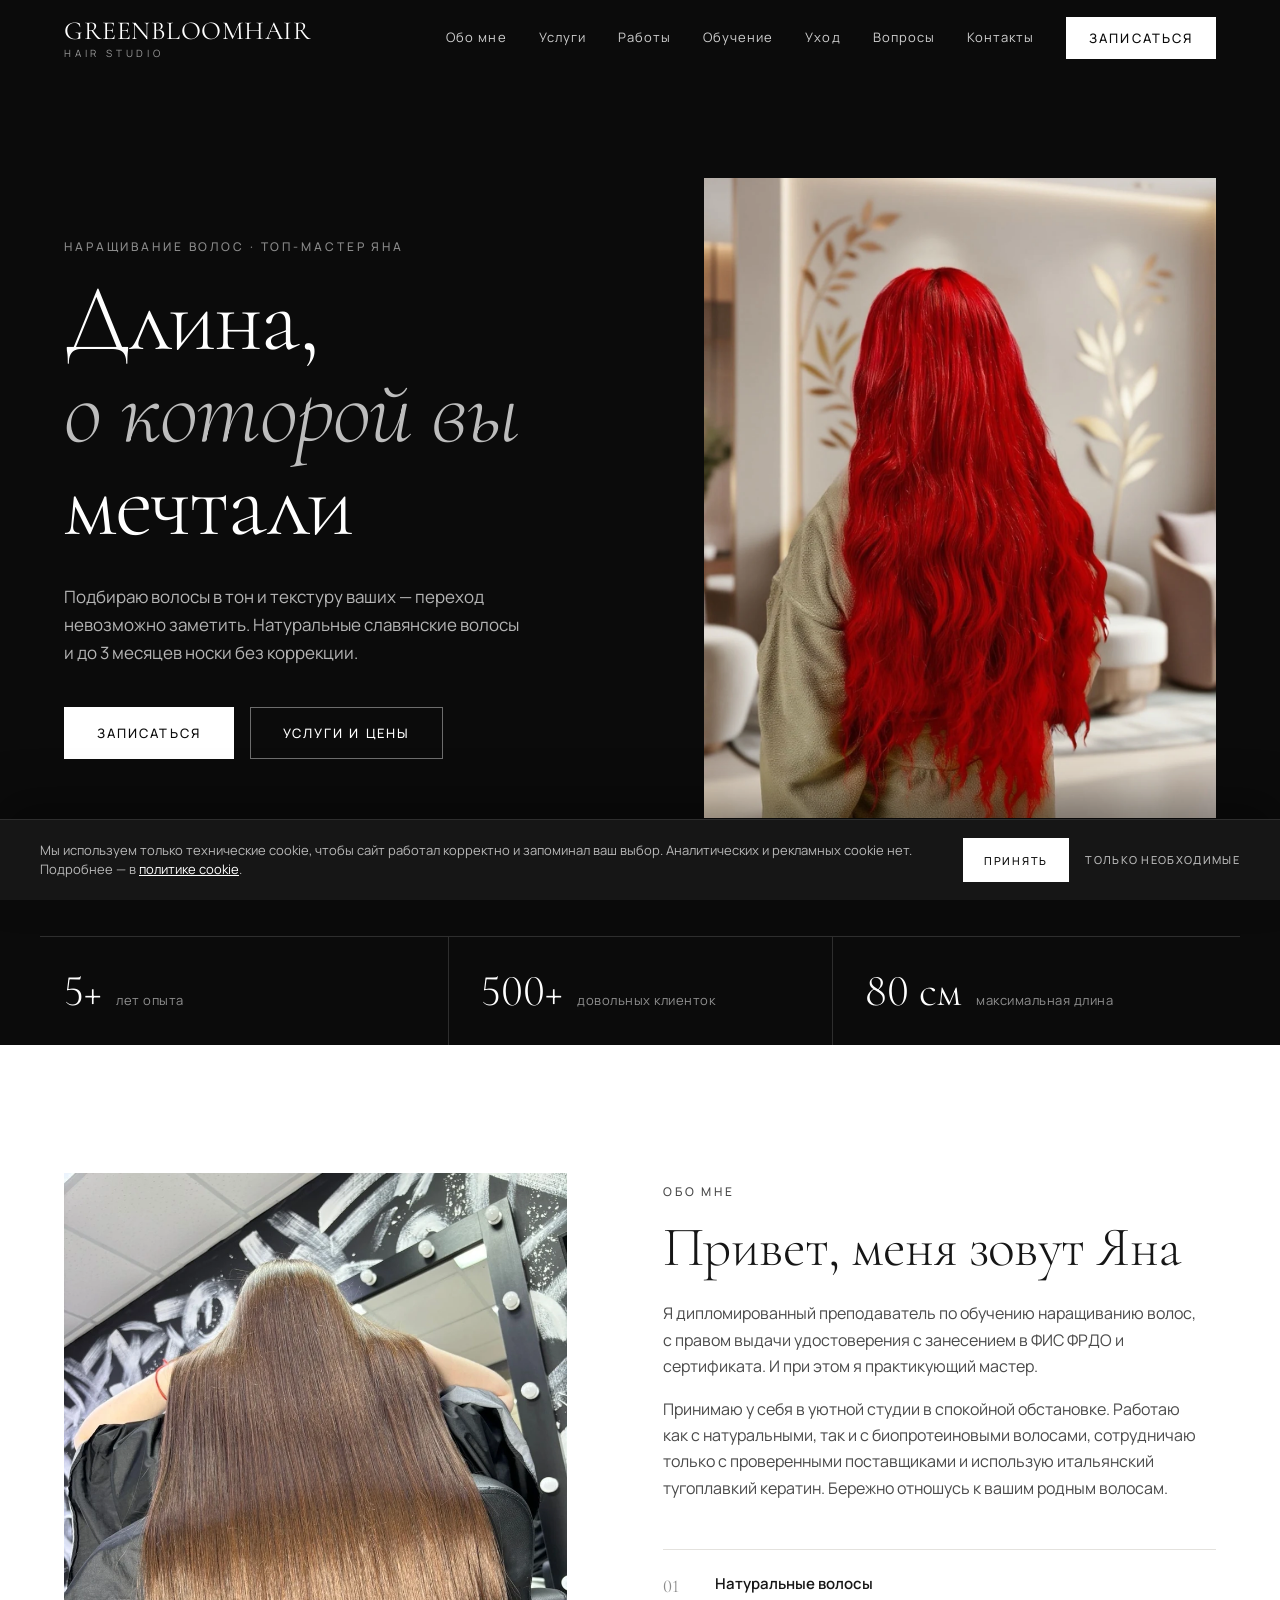
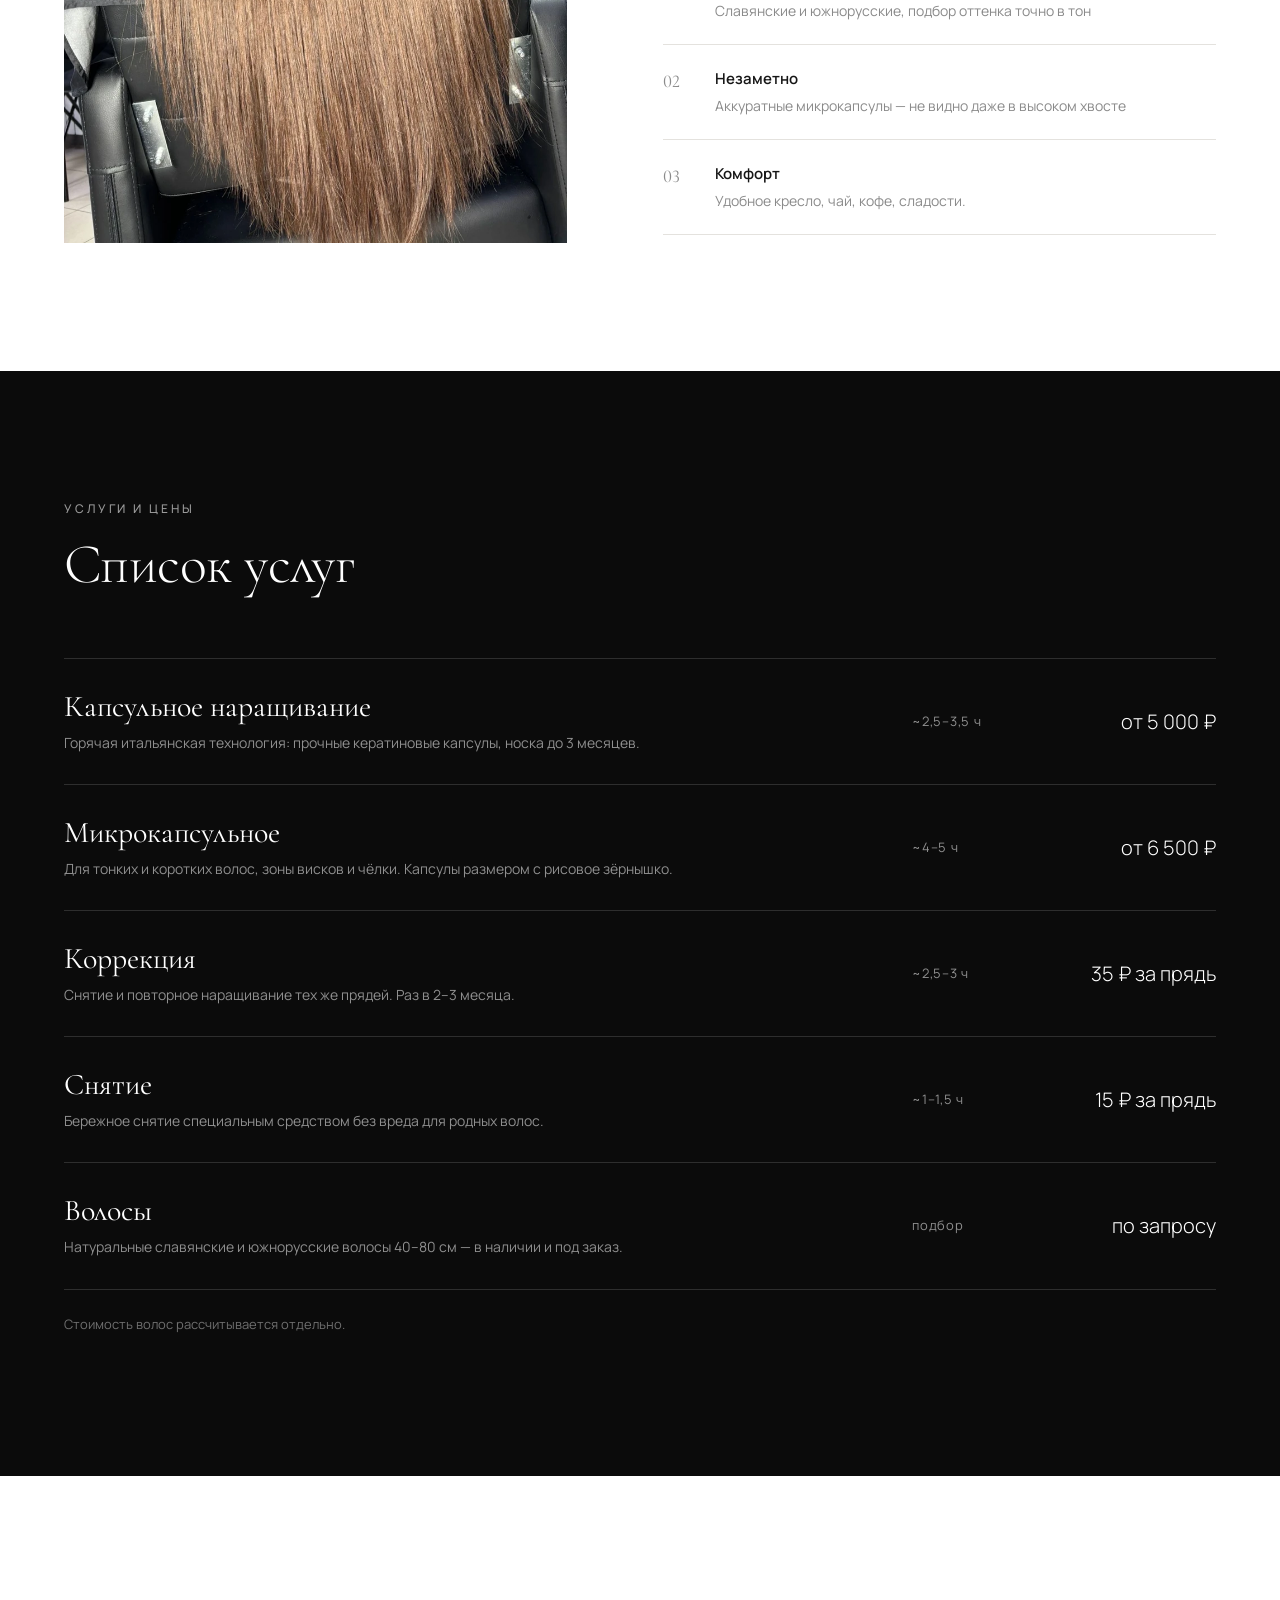
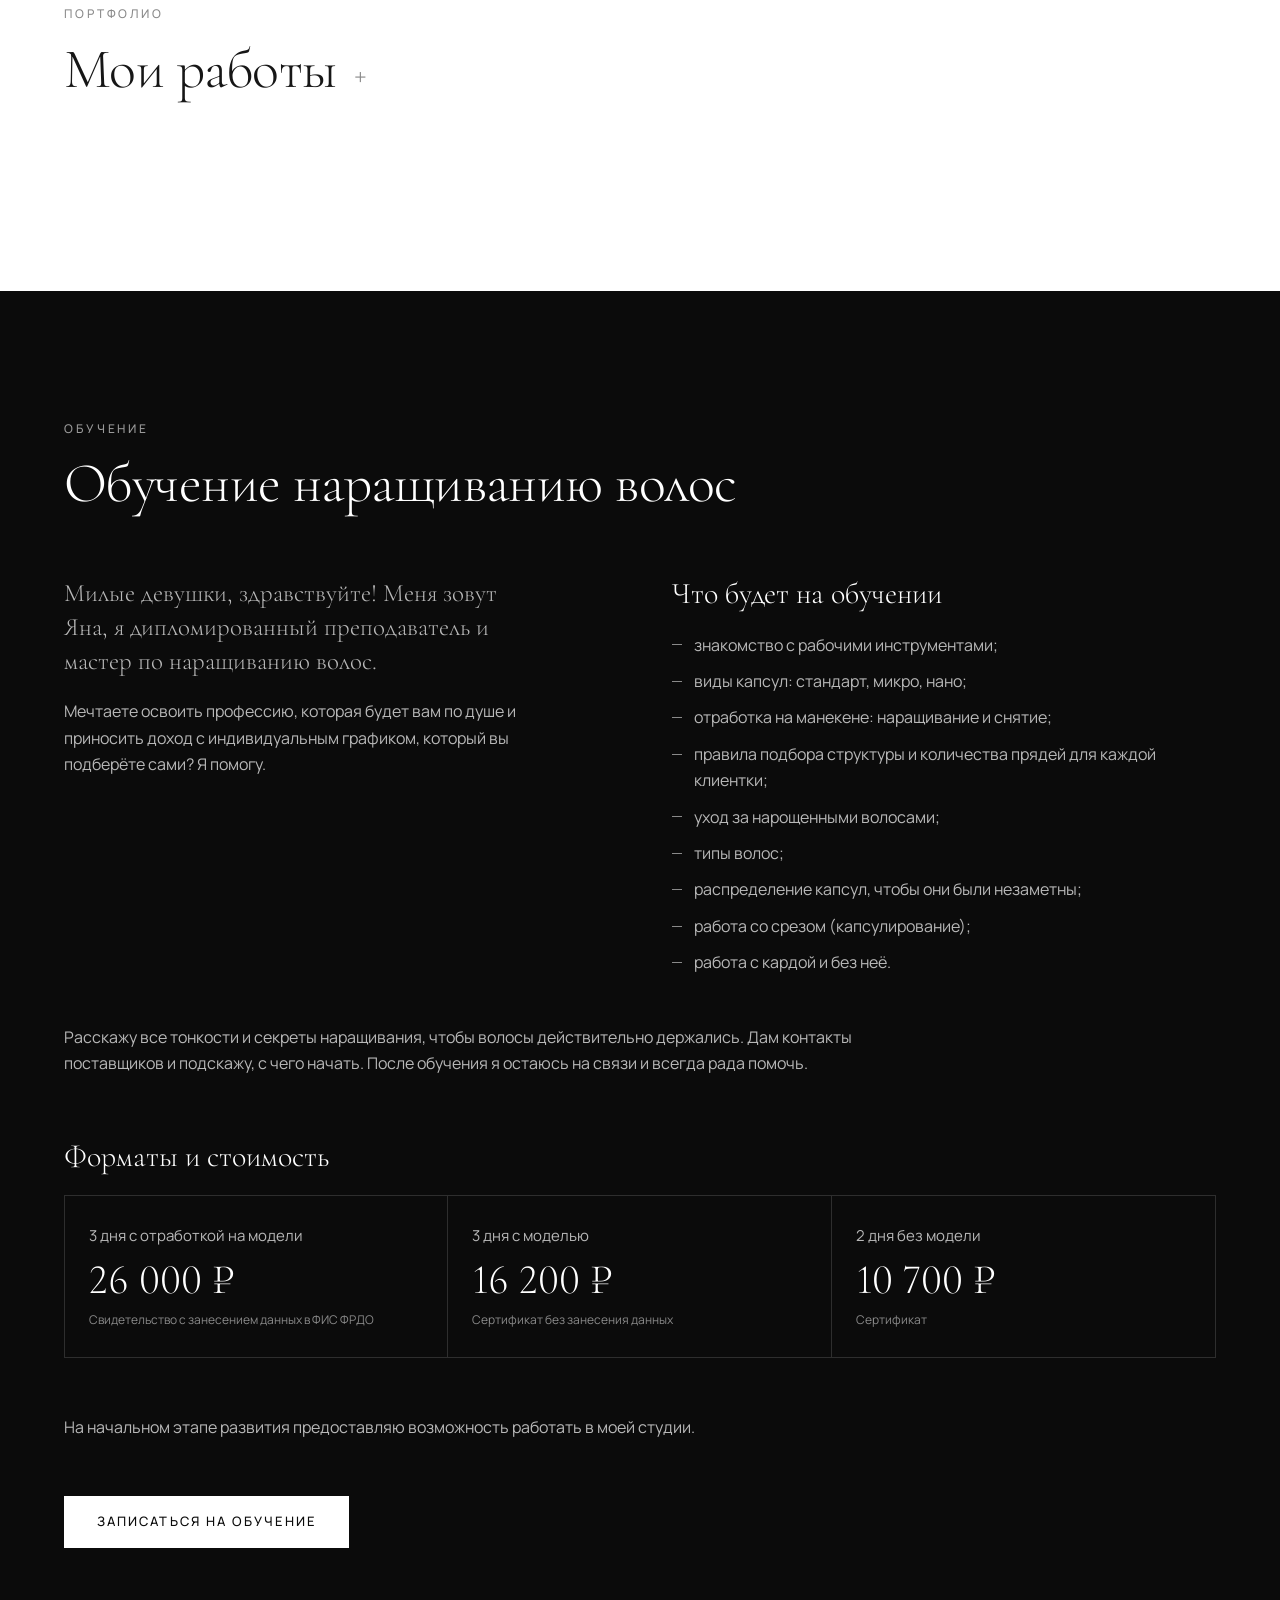
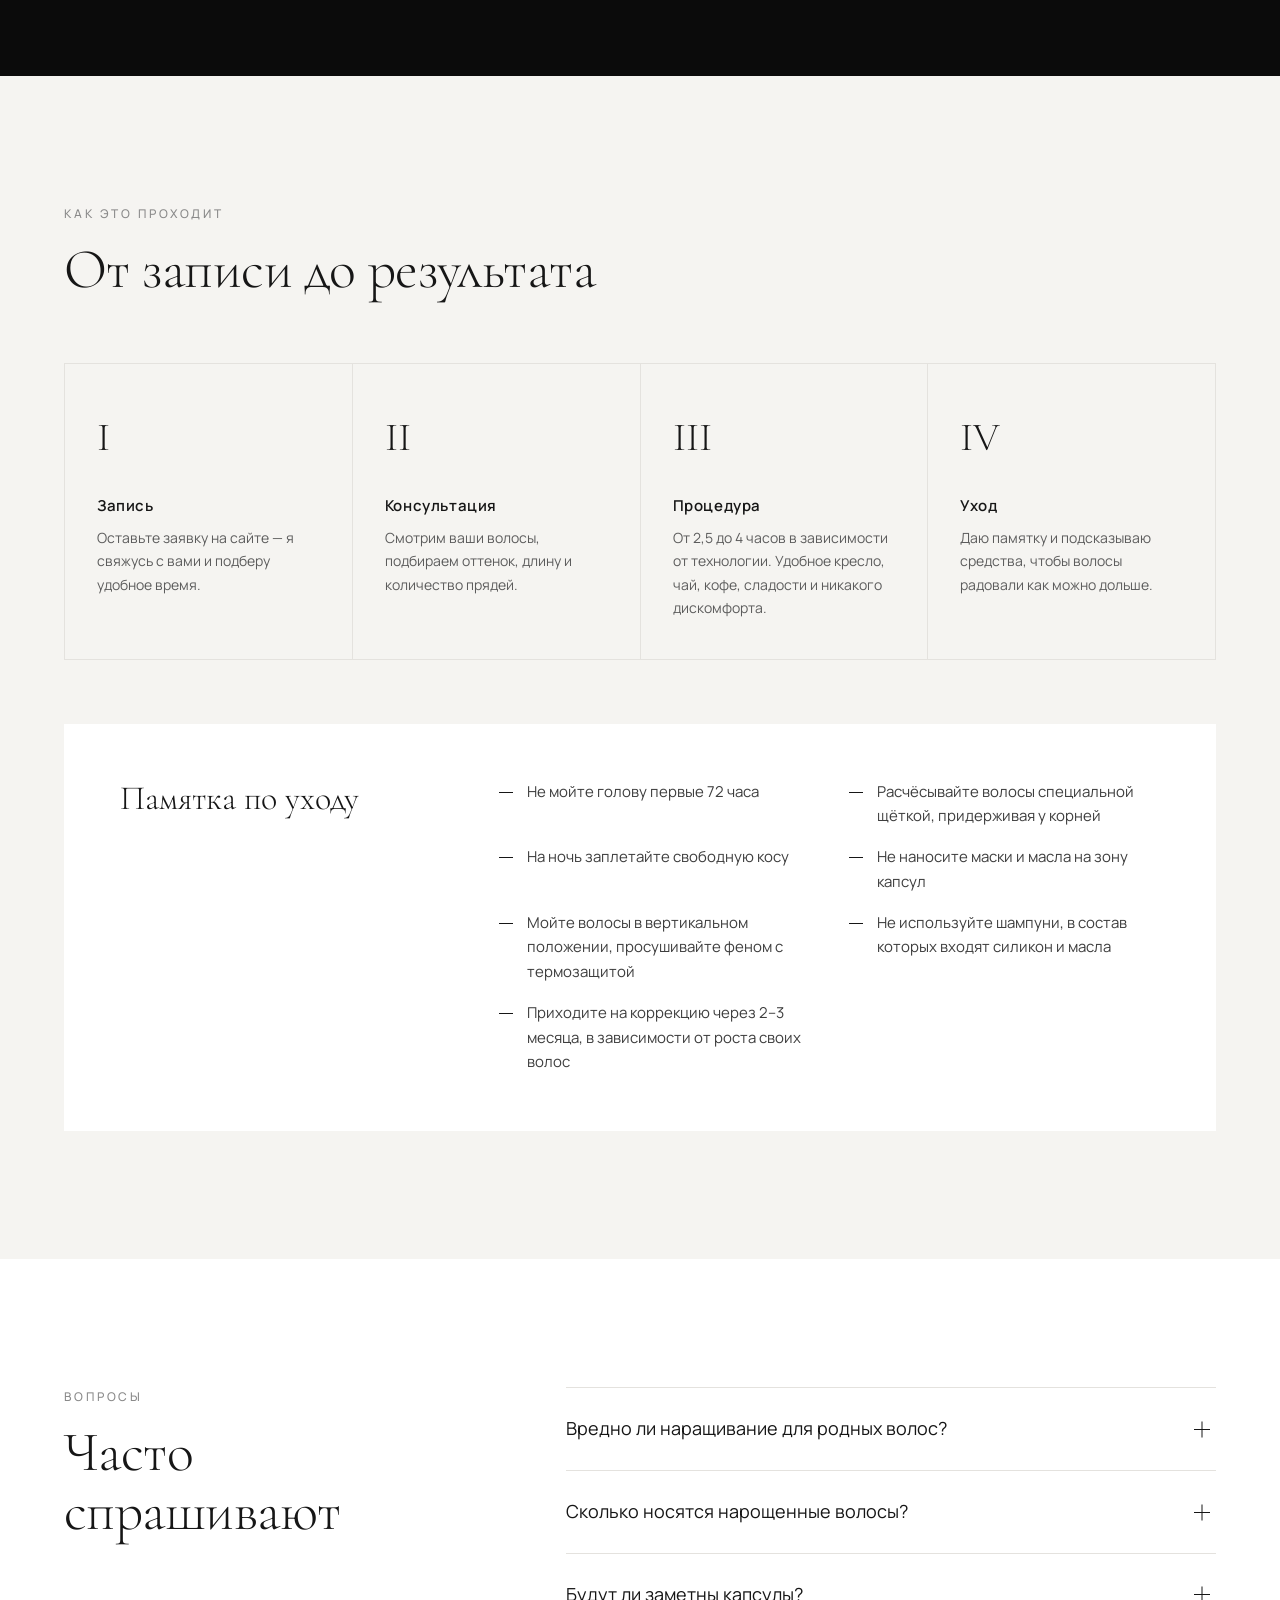
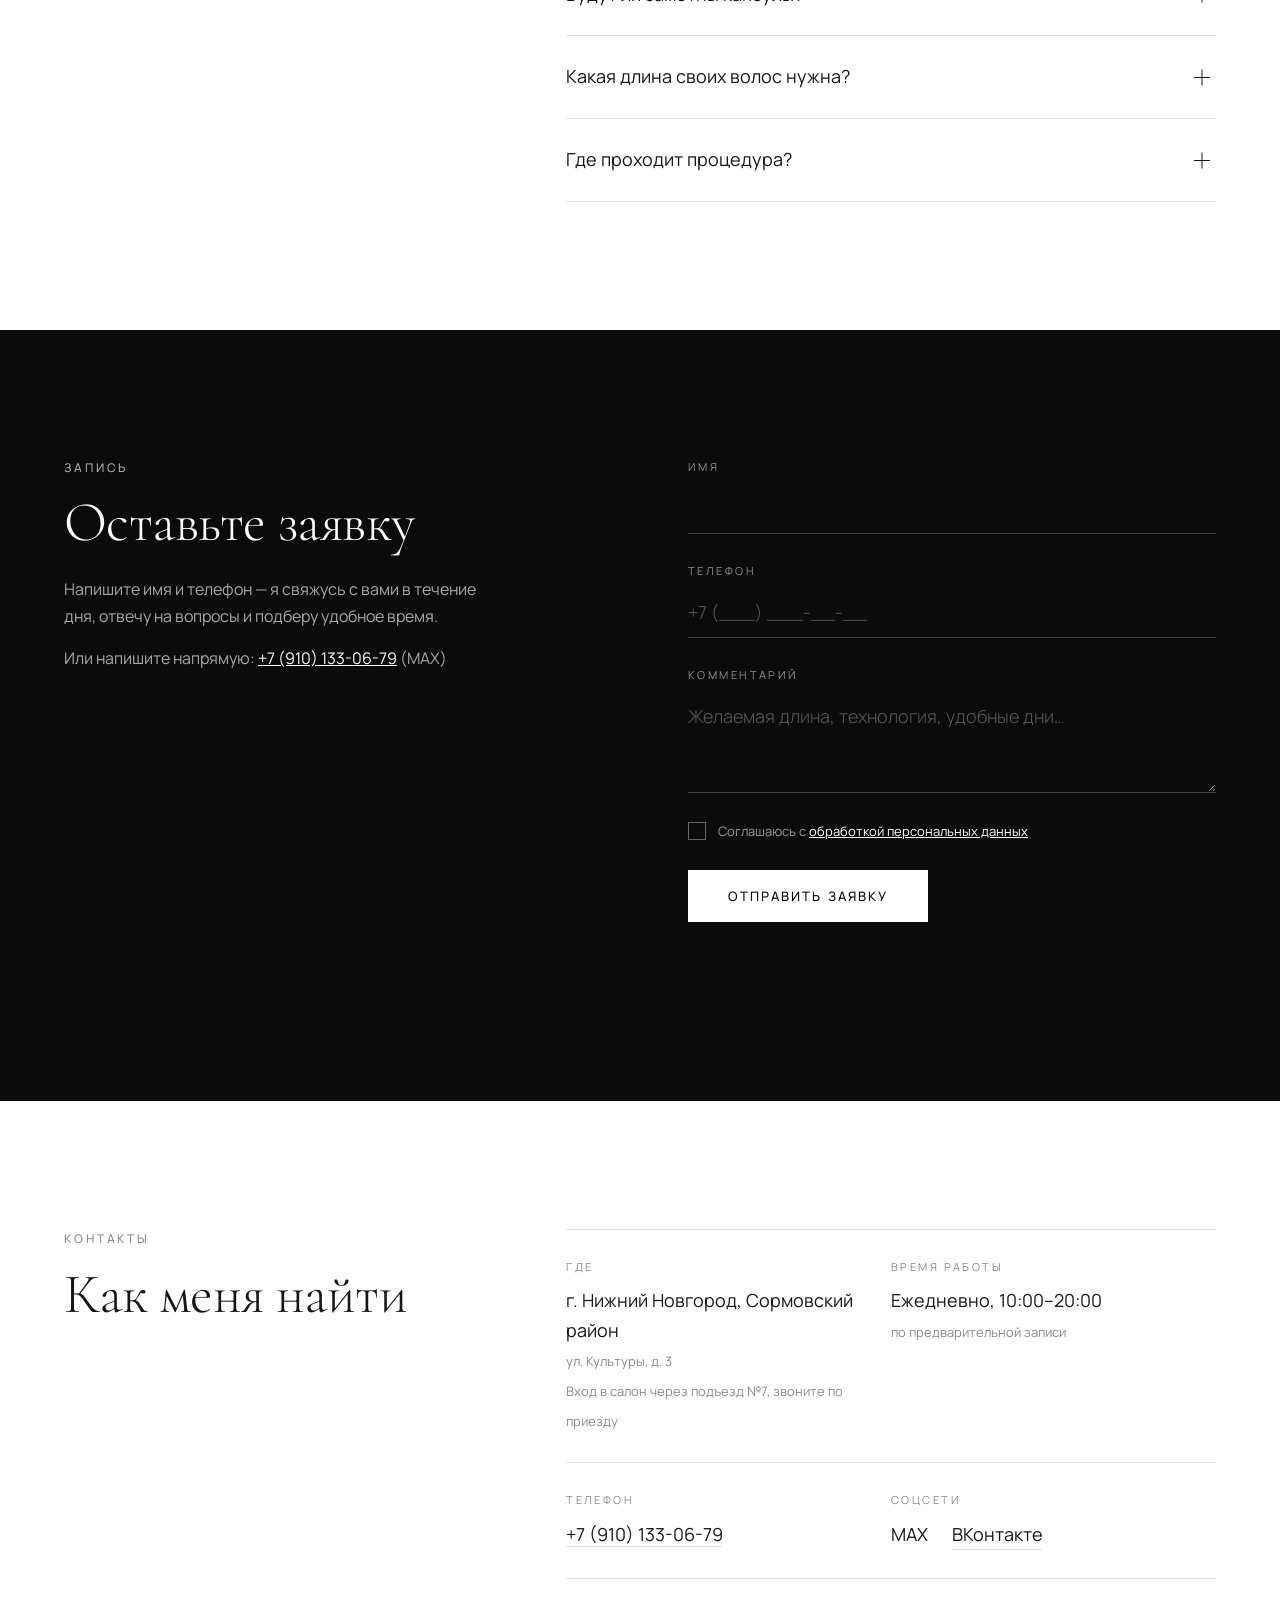
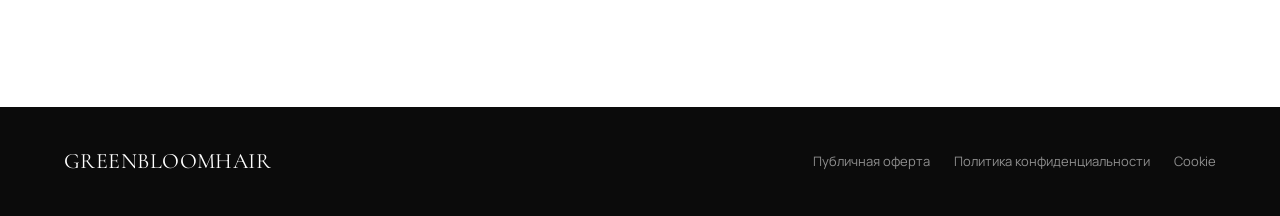
<file: index.html>
<!DOCTYPE html>
<html lang="ru">
<head>
  <meta charset="UTF-8">
  <meta name="viewport" content="width=device-width, initial-scale=1">
  <title>GREENBLOOMHAIR — наращивание волос, топ-мастер Яна</title>
  <meta name="description" content="Наращивание волос: капсульное и микрокапсульное. Топ-мастер Яна. Натуральные и биопротеиновые волосы, итальянский кератин, студия в Сормово.">
  <meta name="theme-color" content="#0b0b0b">
  <link rel="icon" href="assets/favicon.svg" type="image/svg+xml">
  <link rel="preconnect" href="https://fonts.googleapis.com">
  <link rel="preconnect" href="https://fonts.gstatic.com" crossorigin>
  <link href="https://fonts.googleapis.com/css2?family=Cormorant+Garamond:ital,wght@0,300;0,400;0,500;1,300;1,400&family=Manrope:wght@300;400;500;600&display=swap" rel="stylesheet">
  <link rel="stylesheet" href="styles.css">
  <noscript><style>#works-gallery[hidden] { display: grid; }</style></noscript>
</head>
<body>

  <!-- ===== Шапка ===== -->
  <header class="header" id="header">
    <div class="container header__inner">
      <a href="#hero" class="logo" aria-label="На главную">
        <span class="logo__name">GREENBLOOMHAIR</span>
        <span class="logo__sub">hair studio</span>
      </a>

      <nav class="nav" id="nav" aria-label="Основное меню">
        <a href="#about" class="nav__link">Обо мне</a>
        <a href="#services" class="nav__link">Услуги</a>
        <a href="#works" class="nav__link">Работы</a>
        <a href="#training" class="nav__link">Обучение</a>
        <a href="#care" class="nav__link">Уход</a>
        <a href="#faq" class="nav__link">Вопросы</a>
        <a href="#contacts" class="nav__link">Контакты</a>
        <a href="#booking" class="btn btn--light nav__cta" data-open-booking>Записаться</a>
      </nav>

      <button class="burger" id="burger" aria-label="Открыть меню" aria-expanded="false" aria-controls="nav">
        <span></span><span></span>
      </button>
    </div>
  </header>

  <main>

    <!-- ===== Первый экран ===== -->
    <section class="hero" id="hero">
      <div class="container hero__inner">
        <div class="hero__text">
          <p class="eyebrow">Наращивание волос · Топ-мастер Яна</p>
          <h1 class="hero__title">
            Длина,<br>
            <em>о которой вы</em><br>
            мечтали
          </h1>
          <p class="hero__lead">
            Подбираю волосы в&nbsp;тон и&nbsp;текстуру ваших&nbsp;— переход невозможно заметить.
            Натуральные славянские волосы и&nbsp;до&nbsp;3&nbsp;месяцев носки без&nbsp;коррекции.
          </p>
          <div class="hero__actions">
            <a href="#booking" class="btn btn--light" data-open-booking>Записаться</a>
            <a href="#services" class="btn btn--ghost-light">Услуги и цены</a>
          </div>
        </div>

        <div class="hero__visual">
          <!-- Фото мастера: assets/hero.webp (кадр из work-3) -->
          <div class="photo placeholder--dark hero__photo">
            <img src="assets/hero.webp" width="1200" height="1500"
                 alt="Мастер наращивает волосы клиентке" fetchpriority="high">
          </div>
        </div>
      </div>

      <div class="hero__stats container">
        <div class="stat"><span class="stat__num">5+</span><span class="stat__label">лет опыта</span></div>
        <div class="stat"><span class="stat__num">500+</span><span class="stat__label">довольных клиенток</span></div>
        <div class="stat"><span class="stat__num">80&nbsp;см</span><span class="stat__label">максимальная длина</span></div>
      </div>
    </section>

    <!-- ===== Обо мне ===== -->
    <section class="section" id="about">
      <div class="container about">
        <div class="photo about__photo">
          <img src="assets/about.webp" width="900" height="1200"
               alt="Яна за работой" loading="lazy">
        </div>

        <div class="about__text">
          <p class="eyebrow">Обо мне</p>
          <h2 class="section__title">Привет, меня зовут Яна</h2>
          <p>
            Я дипломированный преподаватель по обучению наращиванию волос, с правом выдачи
            удостоверения с занесением в ФИС ФРДО и сертификата. И при этом я практикующий мастер.
          </p>
          <p>
            Принимаю у себя в уютной студии в спокойной обстановке. Работаю как с натуральными,
            так и с биопротеиновыми волосами, сотрудничаю только с проверенными поставщиками
            и использую итальянский тугоплавкий кератин. Бережно отношусь к вашим родным волосам.
          </p>

          <ul class="features">
            <li class="feature">
              <span class="feature__num">01</span>
              <div>
                <h3 class="feature__title">Натуральные волосы</h3>
                <p>Славянские и южнорусские, подбор оттенка точно в тон</p>
              </div>
            </li>
            <li class="feature">
              <span class="feature__num">02</span>
              <div>
                <h3 class="feature__title">Незаметно</h3>
                <p>Аккуратные микрокапсулы — не видно даже в высоком хвосте</p>
              </div>
            </li>
            <li class="feature">
              <span class="feature__num">03</span>
              <div>
                <h3 class="feature__title">Комфорт</h3>
                <p>Удобное кресло, чай, кофе, сладости.</p>
              </div>
            </li>
          </ul>
        </div>
      </div>
    </section>

    <!-- ===== Услуги ===== -->
    <section class="section section--dark" id="services">
      <div class="container">
        <div class="section__head">
          <p class="eyebrow eyebrow--light">Услуги и цены</p>
          <h2 class="section__title">Список услуг</h2>
        </div>

        <ul class="price-list">
          <li class="price">
            <div class="price__main">
              <h3 class="price__name">Капсульное наращивание</h3>
              <p class="price__desc">Горячая итальянская технология: прочные кератиновые капсулы, носка до 3 месяцев.</p>
            </div>
            <span class="price__time">~2,5–3,5 ч</span>
            <span class="price__cost">от 5 000 ₽</span>
          </li>
          <li class="price">
            <div class="price__main">
              <h3 class="price__name">Микрокапсульное</h3>
              <p class="price__desc">Для тонких и коротких волос, зоны висков и чёлки. Капсулы размером с рисовое зёрнышко.</p>
            </div>
            <span class="price__time">~4–5 ч</span>
            <span class="price__cost">от 6 500 ₽</span>
          </li>
          <li class="price">
            <div class="price__main">
              <h3 class="price__name">Коррекция</h3>
              <p class="price__desc">Снятие и повторное наращивание тех же прядей. Раз в 2–3 месяца.</p>
            </div>
            <span class="price__time">~2,5–3 ч</span>
            <span class="price__cost">35 ₽ за прядь</span>
          </li>
          <li class="price">
            <div class="price__main">
              <h3 class="price__name">Снятие</h3>
              <p class="price__desc">Бережное снятие специальным средством без вреда для родных волос.</p>
            </div>
            <span class="price__time">~1–1,5 ч</span>
            <span class="price__cost">15 ₽ за прядь</span>
          </li>
          <li class="price">
            <div class="price__main">
              <h3 class="price__name">Волосы</h3>
              <p class="price__desc">Натуральные славянские и южнорусские волосы 40–80 см — в наличии и под заказ.</p>
            </div>
            <span class="price__time">подбор</span>
            <span class="price__cost">по запросу</span>
          </li>
        </ul>

        <p class="note">Стоимость волос рассчитывается отдельно.</p>
      </div>
    </section>

    <!-- ===== Работы ===== -->
    <section class="section" id="works">
      <div class="container">
        <div class="section__head">
          <p class="eyebrow">Портфолио</p>
          <h2 class="section__title">
            <button class="works__toggle" type="button" aria-expanded="false" aria-controls="works-gallery">
              Мои работы
            </button>
          </h2>
        </div>

        <div class="gallery" id="works-gallery" hidden>
          <figure class="photo gallery__item gallery__item--tall">
            <img src="assets/work-1.webp" width="800" height="1600" alt="Длинные красные волосы после наращивания" loading="lazy">
          </figure>
          <figure class="photo gallery__item">
            <img src="assets/work-2.webp" width="800" height="800" alt="Примеры работ: до и после наращивания" loading="lazy">
          </figure>
          <figure class="photo gallery__item">
            <img src="assets/work-3.webp" width="800" height="800" alt="Объёмные красные локоны" loading="lazy">
          </figure>
          <figure class="photo gallery__item">
            <img src="assets/work-4.webp" width="800" height="800" alt="Волнистые светлые волосы" loading="lazy">
          </figure>
          <figure class="photo gallery__item">
            <img src="assets/work-5.webp" width="800" height="800" alt="Прямое каре с наращиванием" loading="lazy">
          </figure>
          <figure class="photo gallery__item">
            <img src="assets/work-6.webp" width="800" height="800" alt="Длинные тёмные волосы" loading="lazy">
          </figure>
          <figure class="photo gallery__item">
            <img src="assets/work-7.webp" width="800" height="800" alt="До и после наращивания" loading="lazy">
          </figure>
        </div>
      </div>
    </section>

    <!-- ===== Обучение ===== -->
    <section class="section section--dark" id="training">
      <div class="container">
        <div class="section__head">
          <p class="eyebrow eyebrow--light">Обучение</p>
          <h2 class="section__title">Обучение наращиванию волос</h2>
        </div>

        <div class="training">
          <div class="training__intro">
            <p class="training__lead">Милые девушки, здравствуйте! Меня зовут Яна, я дипломированный преподаватель и мастер по наращиванию волос.</p>
            <p>Мечтаете освоить профессию, которая будет вам по душе и приносить доход с индивидуальным графиком, который вы подберёте сами? Я помогу.</p>
          </div>

          <div class="training__program">
            <h3 class="training__subtitle">Что будет на обучении</h3>
            <ul class="training__list">
              <li>знакомство с рабочими инструментами;</li>
              <li>виды капсул: стандарт, микро, нано;</li>
              <li>отработка на манекене: наращивание и снятие;</li>
              <li>правила подбора структуры и количества прядей для каждой клиентки;</li>
              <li>уход за нарощенными волосами;</li>
              <li>типы волос;</li>
              <li>распределение капсул, чтобы они были незаметны;</li>
              <li>работа со срезом (капсулирование);</li>
              <li>работа с кардой и без неё.</li>
            </ul>
          </div>

          <p class="training__note">
            Расскажу все тонкости и секреты наращивания, чтобы волосы действительно держались.
            Дам контакты поставщиков и подскажу, с чего начать. После обучения я остаюсь на связи и всегда рада помочь.
          </p>

          <div class="training__formats">
            <h3 class="training__subtitle">Форматы и стоимость</h3>
            <ul class="training__prices">
              <li class="training__price">
                <span class="training__price-title">3 дня с отработкой на модели</span>
                <strong class="training__price-value">26 000 ₽</strong>
                <span class="training__price-note">Свидетельство с занесением данных в ФИС ФРДО</span>
              </li>
              <li class="training__price">
                <span class="training__price-title">3 дня с моделью</span>
                <strong class="training__price-value">16 200 ₽</strong>
                <span class="training__price-note">Сертификат без занесения данных</span>
              </li>
              <li class="training__price">
                <span class="training__price-title">2 дня без модели</span>
                <strong class="training__price-value">10 700 ₽</strong>
                <span class="training__price-note">Сертификат</span>
              </li>
            </ul>
          </div>

          <p class="training__note training__note--studio">
            На начальном этапе развития предоставляю возможность работать в моей студии.
          </p>
          <a href="#booking" class="btn btn--light training__cta" data-open-booking>Записаться на обучение</a>
        </div>
      </div>
    </section>

    <!-- ===== Как проходит / уход ===== -->
    <section class="section section--soft" id="care">
      <div class="container">
        <div class="section__head">
          <p class="eyebrow">Как это проходит</p>
          <h2 class="section__title">От записи до результата</h2>
        </div>

        <ol class="steps">
          <li class="step">
            <span class="step__num">I</span>
            <h3 class="step__title">Запись</h3>
            <p>Оставьте заявку на сайте — я свяжусь с вами и подберу удобное время.</p>
          </li>
          <li class="step">
            <span class="step__num">II</span>
            <h3 class="step__title">Консультация</h3>
            <p>Смотрим ваши волосы, подбираем оттенок, длину и количество прядей.</p>
          </li>
          <li class="step">
            <span class="step__num">III</span>
            <h3 class="step__title">Процедура</h3>
            <p>От 2,5 до 4 часов в зависимости от технологии. Удобное кресло, чай, кофе, сладости и никакого дискомфорта.</p>
          </li>
          <li class="step">
            <span class="step__num">IV</span>
            <h3 class="step__title">Уход</h3>
            <p>Даю памятку и подсказываю средства, чтобы волосы радовали как можно дольше.</p>
          </li>
        </ol>

        <div class="care">
          <h3 class="care__title">Памятка по уходу</h3>
          <ul class="care__list">
            <li>Не мойте голову первые 72 часа</li>
            <li>Расчёсывайте волосы специальной щёткой, придерживая у корней</li>
            <li>На ночь заплетайте свободную косу</li>
            <li>Не наносите маски и масла на зону капсул</li>
            <li>Мойте волосы в вертикальном положении, просушивайте феном с термозащитой</li>
            <li>Не используйте шампуни, в состав которых входят силикон и масла</li>
            <li>Приходите на коррекцию через 2–3 месяца, в зависимости от роста своих волос</li>
          </ul>
        </div>
      </div>
    </section>

    <!-- ===== FAQ ===== -->
    <section class="section" id="faq">
      <div class="container faq">
        <div class="faq__head">
          <p class="eyebrow">Вопросы</p>
          <h2 class="section__title">Часто спрашивают</h2>
        </div>

        <div class="faq__list">
          <details class="faq__item">
            <summary>Вредно ли наращивание для родных волос?</summary>
            <div class="faq__body">
              <p>При правильно подобранном весе прядей и своевременной коррекции — нет. Я всегда оцениваю состояние ваших волос и не даю на них лишней нагрузки.</p>
            </div>
          </details>
          <details class="faq__item">
            <summary>Сколько носятся нарощенные волосы?</summary>
            <div class="faq__body">
              <p>Коррекция нужна раз в 2–3 месяца. Сами волосы при хорошем уходе можно перенаращивать и носить до года и дольше.</p>
            </div>
          </details>
          <details class="faq__item">
            <summary>Будут ли заметны капсулы?</summary>
            <div class="faq__body">
              <p>Нет. Использую микрокапсулы и подбираю цвет кератина под ваши волосы — переход незаметен даже в собранной причёске.</p>
            </div>
          </details>
          <details class="faq__item">
            <summary>Какая длина своих волос нужна?</summary>
            <div class="faq__body">
              <p>Для капсульного наращивания — от 5 см. Пришлите фото, и я подскажу точнее.</p>
            </div>
          </details>
          <details class="faq__item">
            <summary>Где проходит процедура?</summary>
            <div class="faq__body">
              <p>Принимаю у себя в студии по адресу: Сормовский район, ул. Культуры, д. 3.</p>
            </div>
          </details>
        </div>
      </div>
    </section>

    <!-- ===== Запись ===== -->
    <section class="section section--dark" id="booking">
      <div class="container booking">
        <div class="booking__text">
          <p class="eyebrow eyebrow--light">Запись</p>
          <h2 class="section__title">Оставьте заявку</h2>
          <p>
            Напишите имя и телефон — я свяжусь с вами в течение дня,
            отвечу на вопросы и подберу удобное время.
          </p>
          <p class="booking__alt">
            Или напишите напрямую:
            <a href="tel:+79101330679">+7 (910) 133-06-79</a> (MAX)
          </p>
        </div>

        <form class="form" id="booking-form" novalidate>
          <label class="field">
            <span class="field__label">Имя</span>
            <input class="field__input" type="text" name="name" autocomplete="given-name" maxlength="60" required>
            <span class="field__error">Укажите имя</span>
          </label>

          <label class="field">
            <span class="field__label">Телефон</span>
            <input class="field__input" type="tel" name="phone" autocomplete="tel" inputmode="tel" placeholder="+7 (___) ___-__-__" required>
            <span class="field__error">Укажите корректный номер</span>
          </label>

          <label class="field">
            <span class="field__label">Комментарий</span>
            <textarea class="field__input field__input--area" name="comment" rows="3" maxlength="1000" placeholder="Желаемая длина, технология, удобные дни…"></textarea>
          </label>

          <!-- ловушка для спам-ботов, людям не видна -->
          <input class="hp" type="text" name="website" tabindex="-1" autocomplete="off" aria-hidden="true">

          <!-- Не label: галочка ставится только кликом по квадратику, текст — ссылка на согласие -->
          <div class="check">
            <input type="checkbox" name="consent" required aria-labelledby="consent-text">
            <span id="consent-text">Соглашаюсь с <a href="consent.html" target="_blank">обработкой персональных данных</a></span>
          </div>

          <button type="submit" class="btn btn--light form__submit">Отправить заявку</button>
          <p class="form__status" id="form-status" role="status" aria-live="polite"></p>
        </form>
      </div>
    </section>

    <!-- ===== Контакты ===== -->
    <section class="section" id="contacts">
      <div class="container contacts">
        <div>
          <p class="eyebrow">Контакты</p>
          <h2 class="section__title">Как меня найти</h2>
        </div>

        <dl class="contacts__list">
          <div class="contacts__item">
            <dt>Где</dt>
            <dd>г. Нижний Новгород, Сормовский район<br><small>ул. Культуры, д. 3<br>Вход в салон через подъезд №7, звоните по приезду</small></dd>
          </div>
          <div class="contacts__item">
            <dt>Время работы</dt>
            <dd>Ежедневно, 10:00–20:00<br><small>по предварительной записи</small></dd>
          </div>
          <div class="contacts__item">
            <dt>Телефон</dt>
            <dd><a href="tel:+79101330679">+7 (910) 133-06-79</a></dd>
          </div>
          <div class="contacts__item">
            <dt>Соцсети</dt>
            <dd class="socials">
              <span>MAX</span>
              <a href="https://vk.ru/club228979306" target="_blank" rel="noopener">ВКонтакте</a>
            </dd>
          </div>
        </dl>
      </div>
    </section>

  </main>

  <footer class="footer">
    <div class="container footer__inner">
      <span class="logo__name logo__name--sm">GREENBLOOMHAIR</span>
      <span class="footer__links">
        <a href="offer.html">Публичная оферта</a>
        <a href="privacy.html">Политика конфиденциальности</a>
        <a href="cookies.html">Cookie</a>
      </span>
    </div>
  </footer>

  <!-- ===== Всплывающее окно записи ===== -->
  <dialog class="modal" id="booking-modal" aria-labelledby="modal-title">
    <div class="modal__box">
      <button type="button" class="modal__close" data-close-modal aria-label="Закрыть"></button>

      <div class="modal__content">
        <p class="eyebrow">Запись</p>
        <h2 class="modal__title" id="modal-title">Оставьте заявку</h2>
        <p class="modal__lead">Я перезвоню, отвечу на вопросы и подберу удобное время.</p>

        <form class="form form--light" id="modal-form" novalidate>
          <label class="field">
            <span class="field__label">Имя</span>
            <input class="field__input" type="text" name="name" autocomplete="given-name" maxlength="60" required>
            <span class="field__error">Укажите имя</span>
          </label>

          <label class="field">
            <span class="field__label">Телефон</span>
            <input class="field__input" type="tel" name="phone" autocomplete="tel" inputmode="tel" placeholder="+7 (___) ___-__-__" required>
            <span class="field__error">Укажите корректный номер</span>
          </label>

          <label class="field">
            <span class="field__label">Комментарий</span>
            <textarea class="field__input field__input--area" name="comment" rows="2" maxlength="1000" placeholder="Желаемая длина, технология, удобные дни…"></textarea>
          </label>

          <input class="hp" type="text" name="website" tabindex="-1" autocomplete="off" aria-hidden="true">

          <div class="check">
            <input type="checkbox" name="consent" required aria-labelledby="modal-consent-text">
            <span id="modal-consent-text">Соглашаюсь с <a href="consent.html" target="_blank">обработкой персональных данных</a></span>
          </div>

          <button type="submit" class="btn btn--dark form__submit">Перезвоните мне</button>
          <p class="form__status" role="status" aria-live="polite"></p>

          <p class="form__legal">
            Отправляя заявку, вы принимаете условия <a href="offer.html" target="_blank">публичной оферты</a>
            и подтверждаете согласие с <a href="privacy.html" target="_blank">политикой обработки персональных данных</a>.
          </p>
        </form>
      </div>

      <div class="modal__done">
        <h2 class="modal__title">Спасибо!</h2>
        <p class="modal__lead">Заявка отправлена — я скоро вам перезвоню.</p>
        <button type="button" class="btn btn--dark" data-close-modal>Закрыть</button>
      </div>
    </div>
  </dialog>

  <!-- ===== Просмотр фото ===== -->
  <dialog class="lightbox" id="lightbox" aria-label="Просмотр фотографии">
    <button type="button" class="lightbox__close" data-close-lightbox aria-label="Закрыть"></button>
    <img class="lightbox__img" id="lightbox-img" alt="">
  </dialog>

  <script src="cookie.js" defer></script>
  <script src="script.js" defer></script>
</body>
</html>
</file>
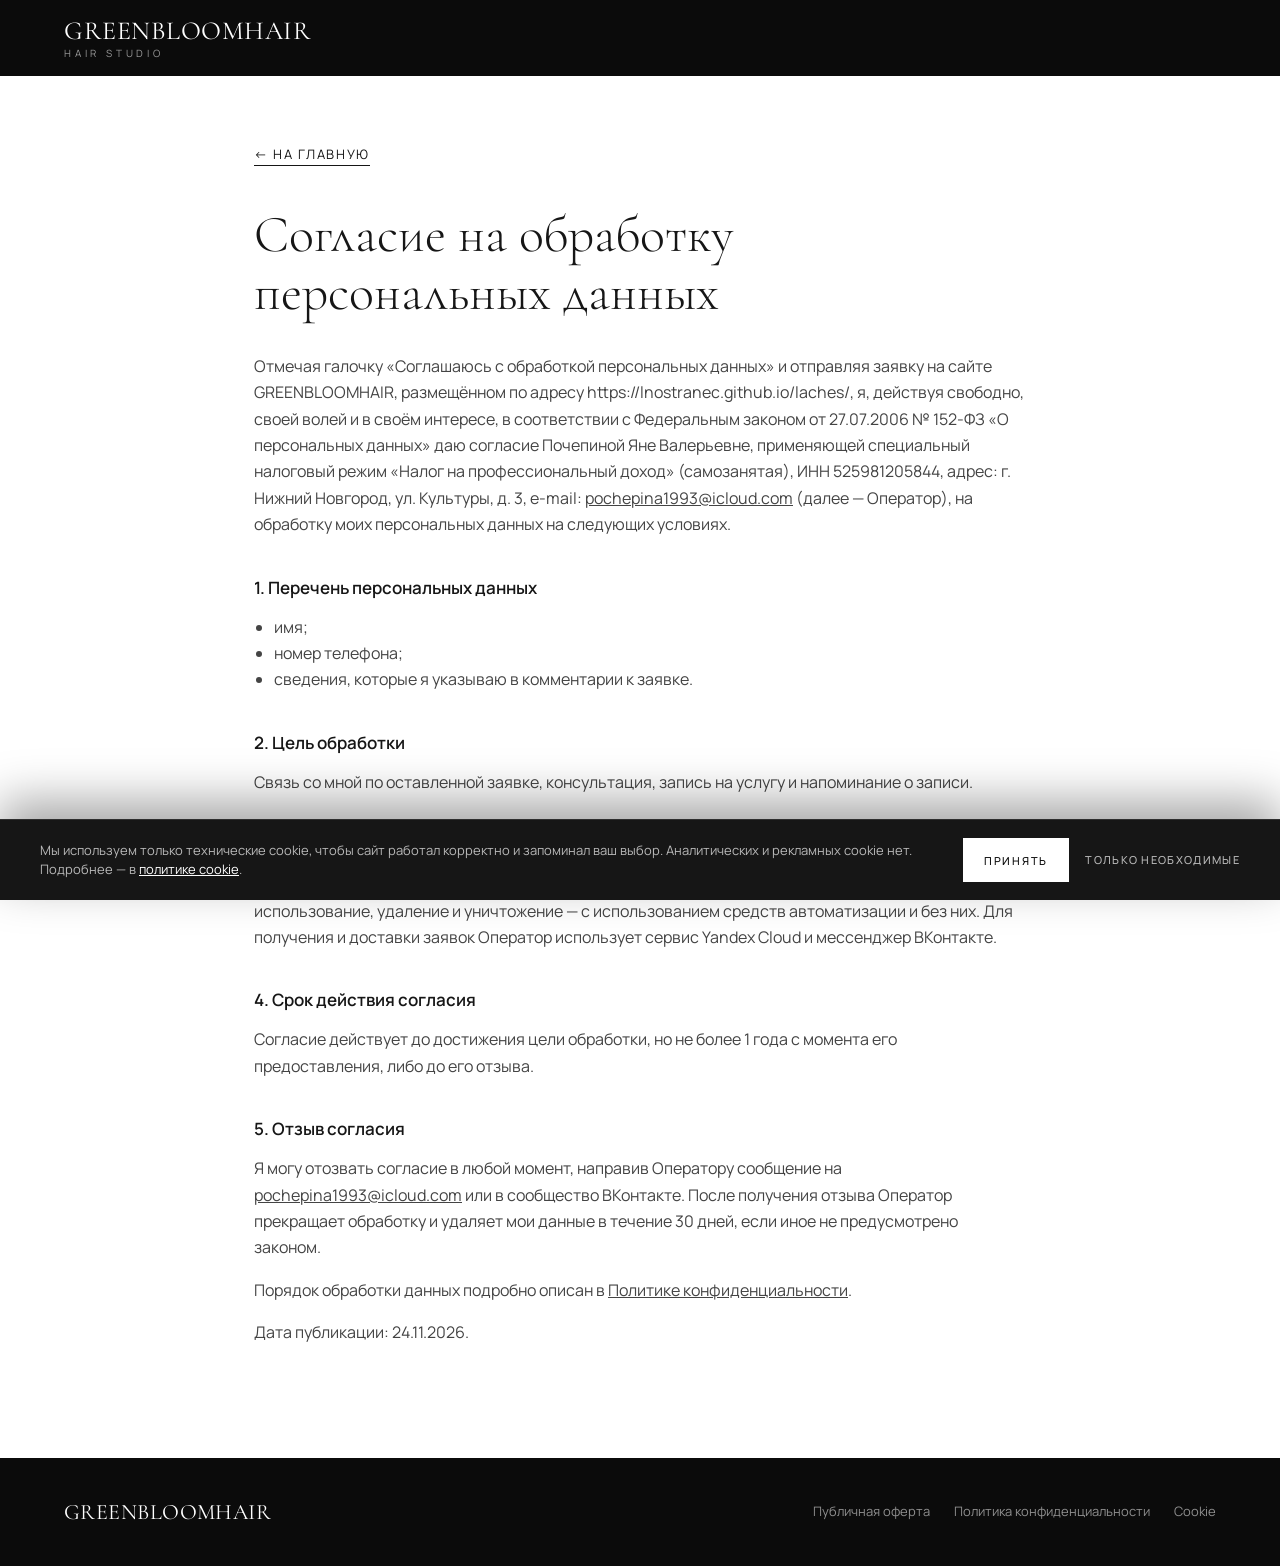
<file: consent.html>
<!DOCTYPE html>
<html lang="ru">
<head>
  <meta charset="UTF-8">
  <meta name="viewport" content="width=device-width, initial-scale=1">
  <title>Согласие на обработку персональных данных — GREENBLOOMHAIR</title>
  <meta name="robots" content="noindex">
  <link rel="icon" href="assets/favicon.svg" type="image/svg+xml">
  <link rel="preconnect" href="https://fonts.googleapis.com">
  <link rel="preconnect" href="https://fonts.gstatic.com" crossorigin>
  <link href="https://fonts.googleapis.com/css2?family=Cormorant+Garamond:wght@300;400&family=Manrope:wght@300;400;600&display=swap" rel="stylesheet">
  <link rel="stylesheet" href="styles.css">
  <style>
    .doc { padding: calc(var(--header-h) + 64px) 0 96px; }
    .doc .container { max-width: 820px; }
    .doc h1 { font-family: var(--serif); font-weight: 300; font-size: clamp(36px, 5vw, 52px); line-height: 1.1; margin-bottom: 32px; }
    .doc h2 { font-size: 17px; font-weight: 600; margin: 36px 0 12px; }
    .doc p, .doc li { color: #444; }
    .doc ul { list-style: disc; padding-left: 20px; margin-bottom: 1em; }
    .doc .back { display: inline-block; margin-bottom: 40px; font-size: 13px; letter-spacing: .12em; text-transform: uppercase; text-decoration: none; border-bottom: 1px solid; }
    .header { background: var(--black); }
  </style>
</head>
<body>
  <header class="header">
    <div class="container header__inner">
      <a href="index.html" class="logo"><span class="logo__name">GREENBLOOMHAIR</span><span class="logo__sub">hair studio</span></a>
    </div>
  </header>

  <main class="doc">
    <div class="container">
      <a href="index.html" class="back">← На главную</a>
      <h1>Согласие на обработку персональных данных</h1>

      <p>Отмечая галочку «Соглашаюсь с обработкой персональных данных» и отправляя заявку на сайте GREENBLOOMHAIR, размещённом по адресу https://lnostranec.github.io/laches/, я, действуя свободно, своей волей и в своём интересе, в соответствии с Федеральным законом от 27.07.2006 № 152-ФЗ «О персональных данных» даю согласие Почепиной Яне Валерьевне, применяющей специальный налоговый режим «Налог на профессиональный доход» (самозанятая), ИНН 525981205844, адрес: г. Нижний Новгород, ул. Культуры, д. 3, e-mail: <a href="mailto:pochepina1993@icloud.com">pochepina1993@icloud.com</a> (далее — Оператор), на обработку моих персональных данных на следующих условиях.</p>

      <h2>1. Перечень персональных данных</h2>
      <ul>
        <li>имя;</li>
        <li>номер телефона;</li>
        <li>сведения, которые я указываю в комментарии к заявке.</li>
      </ul>

      <h2>2. Цель обработки</h2>
      <p>Связь со мной по оставленной заявке, консультация, запись на услугу и напоминание о записи.</p>

      <h2>3. Действия с персональными данными</h2>
      <p>Сбор, запись, систематизация, накопление, хранение, уточнение (обновление, изменение), использование, удаление и уничтожение — с использованием средств автоматизации и без них. Для получения и доставки заявок Оператор использует сервис Yandex Cloud и мессенджер ВКонтакте.</p>

      <h2>4. Срок действия согласия</h2>
      <p>Согласие действует до достижения цели обработки, но не более 1 года с момента его предоставления, либо до его отзыва.</p>

      <h2>5. Отзыв согласия</h2>
      <p>Я могу отозвать согласие в любой момент, направив Оператору сообщение на <a href="mailto:pochepina1993@icloud.com">pochepina1993@icloud.com</a> или в сообщество ВКонтакте. После получения отзыва Оператор прекращает обработку и удаляет мои данные в течение 30 дней, если иное не предусмотрено законом.</p>

      <p>Порядок обработки данных подробно описан в <a href="privacy.html">Политике конфиденциальности</a>.</p>

      <p>Дата публикации: 24.11.2026.</p>
    </div>
  </main>

  <footer class="footer">
    <div class="container footer__inner">
      <span class="logo__name logo__name--sm">GREENBLOOMHAIR</span>
      <span class="footer__links">
        <a href="offer.html">Публичная оферта</a>
        <a href="privacy.html">Политика конфиденциальности</a>
        <a href="cookies.html">Cookie</a>
      </span>
    </div>
  </footer>

  <script src="cookie.js" defer></script>
</body>
</html>
</file>
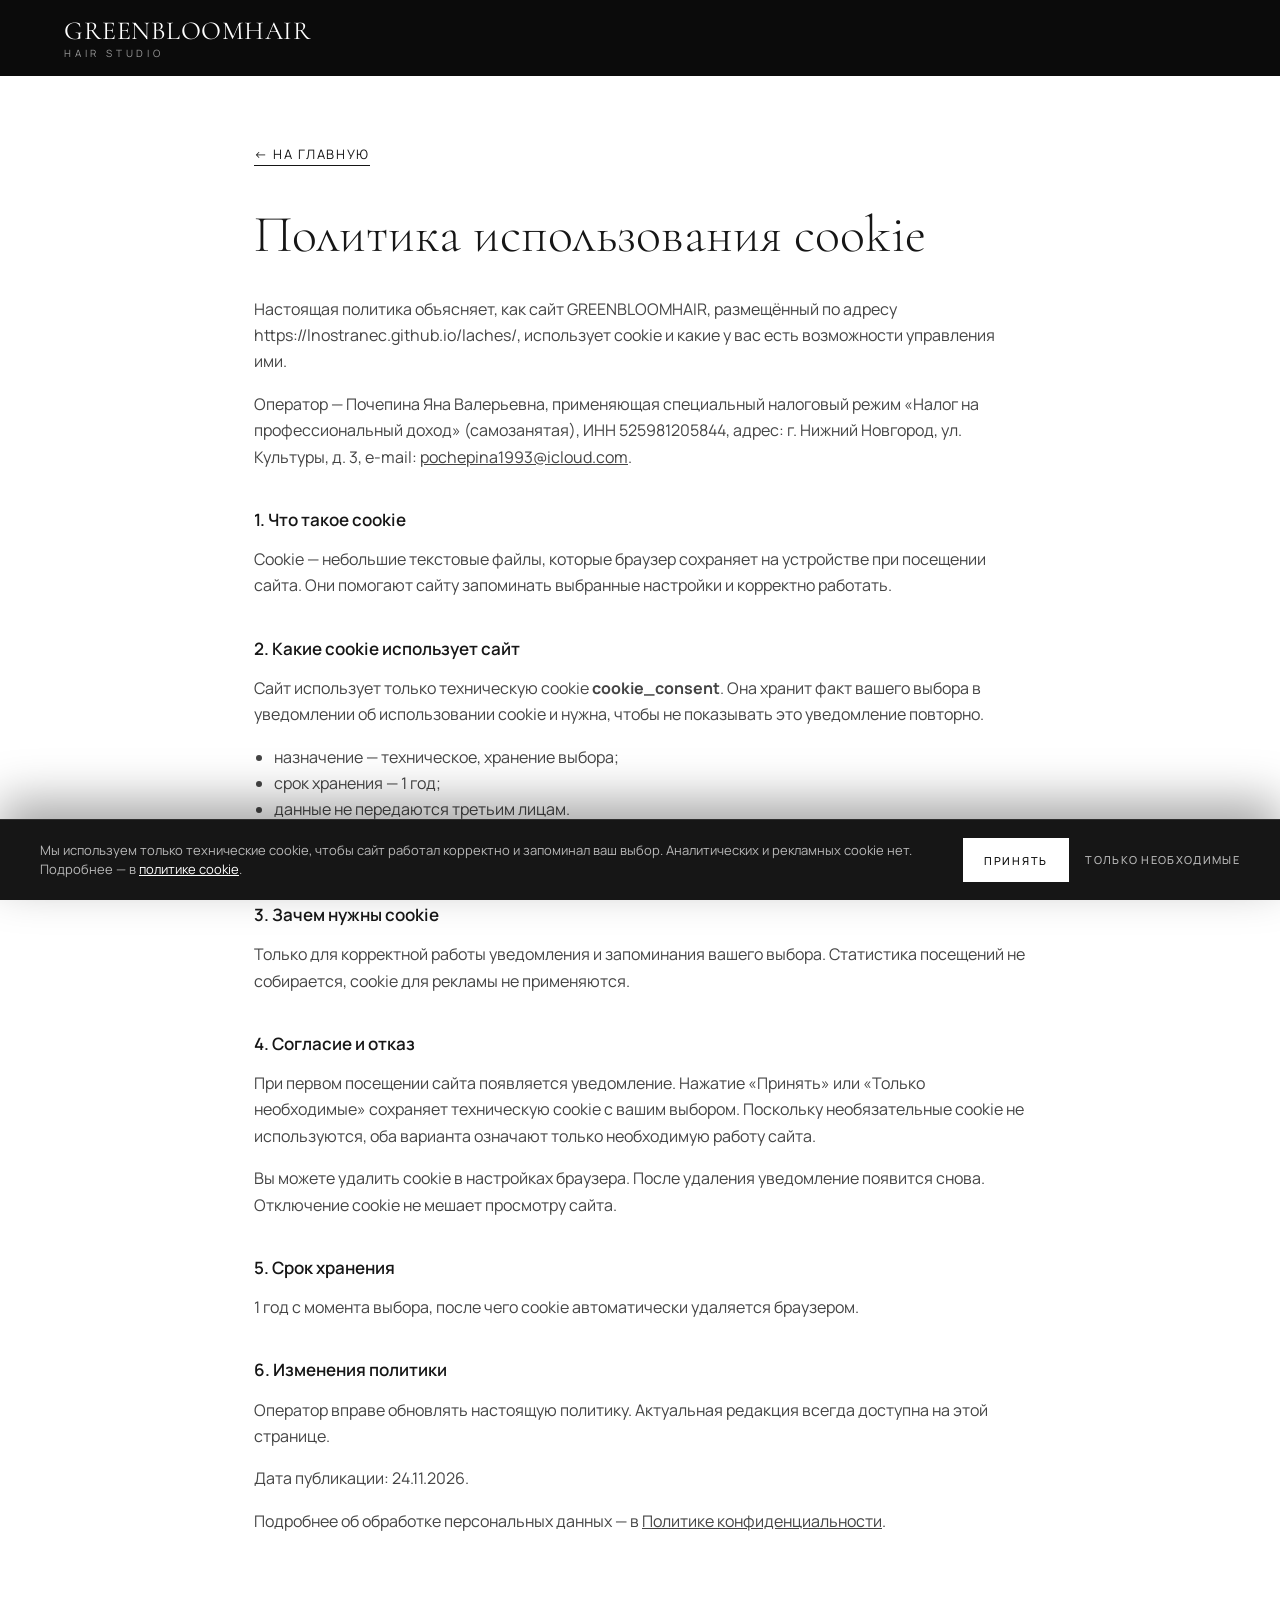
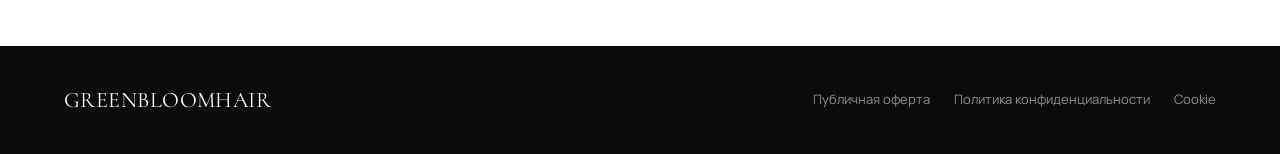
<file: cookies.html>
<!DOCTYPE html>
<html lang="ru">
<head>
  <meta charset="UTF-8">
  <meta name="viewport" content="width=device-width, initial-scale=1">
  <title>Политика использования cookie — GREENBLOOMHAIR</title>
  <meta name="robots" content="noindex">
  <link rel="icon" href="assets/favicon.svg" type="image/svg+xml">
  <link rel="preconnect" href="https://fonts.googleapis.com">
  <link rel="preconnect" href="https://fonts.gstatic.com" crossorigin>
  <link href="https://fonts.googleapis.com/css2?family=Cormorant+Garamond:wght@300;400&family=Manrope:wght@300;400;600&display=swap" rel="stylesheet">
  <link rel="stylesheet" href="styles.css">
  <style>
    .doc { padding: calc(var(--header-h) + 64px) 0 96px; }
    .doc .container { max-width: 820px; }
    .doc h1 { font-family: var(--serif); font-weight: 300; font-size: clamp(36px, 5vw, 52px); line-height: 1.1; margin-bottom: 32px; }
    .doc h2 { font-size: 17px; font-weight: 600; margin: 36px 0 12px; }
    .doc p, .doc li { color: #444; }
    .doc ul { list-style: disc; padding-left: 20px; margin-bottom: 1em; }
    .doc .back { display: inline-block; margin-bottom: 40px; font-size: 13px; letter-spacing: .12em; text-transform: uppercase; text-decoration: none; border-bottom: 1px solid; }
    .header { background: var(--black); }
  </style>
</head>
<body>
  <header class="header">
    <div class="container header__inner">
      <a href="index.html" class="logo"><span class="logo__name">GREENBLOOMHAIR</span><span class="logo__sub">hair studio</span></a>
    </div>
  </header>

  <main class="doc">
    <div class="container">
      <a href="index.html" class="back">← На главную</a>
      <h1>Политика использования cookie</h1>

      <p>Настоящая политика объясняет, как сайт GREENBLOOMHAIR, размещённый по адресу https://lnostranec.github.io/laches/, использует cookie и какие у вас есть возможности управления ими.</p>

      <p>Оператор — Почепина Яна Валерьевна, применяющая специальный налоговый режим «Налог на профессиональный доход» (самозанятая), ИНН 525981205844, адрес: г. Нижний Новгород, ул. Культуры, д. 3, e-mail: <a href="mailto:pochepina1993@icloud.com">pochepina1993@icloud.com</a>.</p>

      <h2>1. Что такое cookie</h2>
      <p>Cookie — небольшие текстовые файлы, которые браузер сохраняет на устройстве при посещении сайта. Они помогают сайту запоминать выбранные настройки и корректно работать.</p>

      <h2>2. Какие cookie использует сайт</h2>
      <p>Сайт использует только техническую cookie <b>cookie_consent</b>. Она хранит факт вашего выбора в уведомлении об использовании cookie и нужна, чтобы не показывать это уведомление повторно.</p>
      <ul>
        <li>назначение — техническое, хранение выбора;</li>
        <li>срок хранения — 1 год;</li>
        <li>данные не передаются третьим лицам.</li>
      </ul>
      <p>Аналитические, рекламные и маркетинговые cookie не используются.</p>

      <h2>3. Зачем нужны cookie</h2>
      <p>Только для корректной работы уведомления и запоминания вашего выбора. Статистика посещений не собирается, cookie для рекламы не применяются.</p>

      <h2>4. Согласие и отказ</h2>
      <p>При первом посещении сайта появляется уведомление. Нажатие «Принять» или «Только необходимые» сохраняет техническую cookie с вашим выбором. Поскольку необязательные cookie не используются, оба варианта означают только необходимую работу сайта.</p>
      <p>Вы можете удалить cookie в настройках браузера. После удаления уведомление появится снова. Отключение cookie не мешает просмотру сайта.</p>

      <h2>5. Срок хранения</h2>
      <p>1 год с момента выбора, после чего cookie автоматически удаляется браузером.</p>

      <h2>6. Изменения политики</h2>
      <p>Оператор вправе обновлять настоящую политику. Актуальная редакция всегда доступна на этой странице.</p>

      <p>Дата публикации: 24.11.2026.</p>

      <p>Подробнее об обработке персональных данных — в <a href="privacy.html">Политике конфиденциальности</a>.</p>
    </div>
  </main>

  <footer class="footer">
    <div class="container footer__inner">
      <span class="logo__name logo__name--sm">GREENBLOOMHAIR</span>
      <span class="footer__links">
        <a href="offer.html">Публичная оферта</a>
        <a href="privacy.html">Политика конфиденциальности</a>
        <a href="cookies.html">Cookie</a>
      </span>
    </div>
  </footer>

  <script src="cookie.js" defer></script>
</body>
</html>
</file>
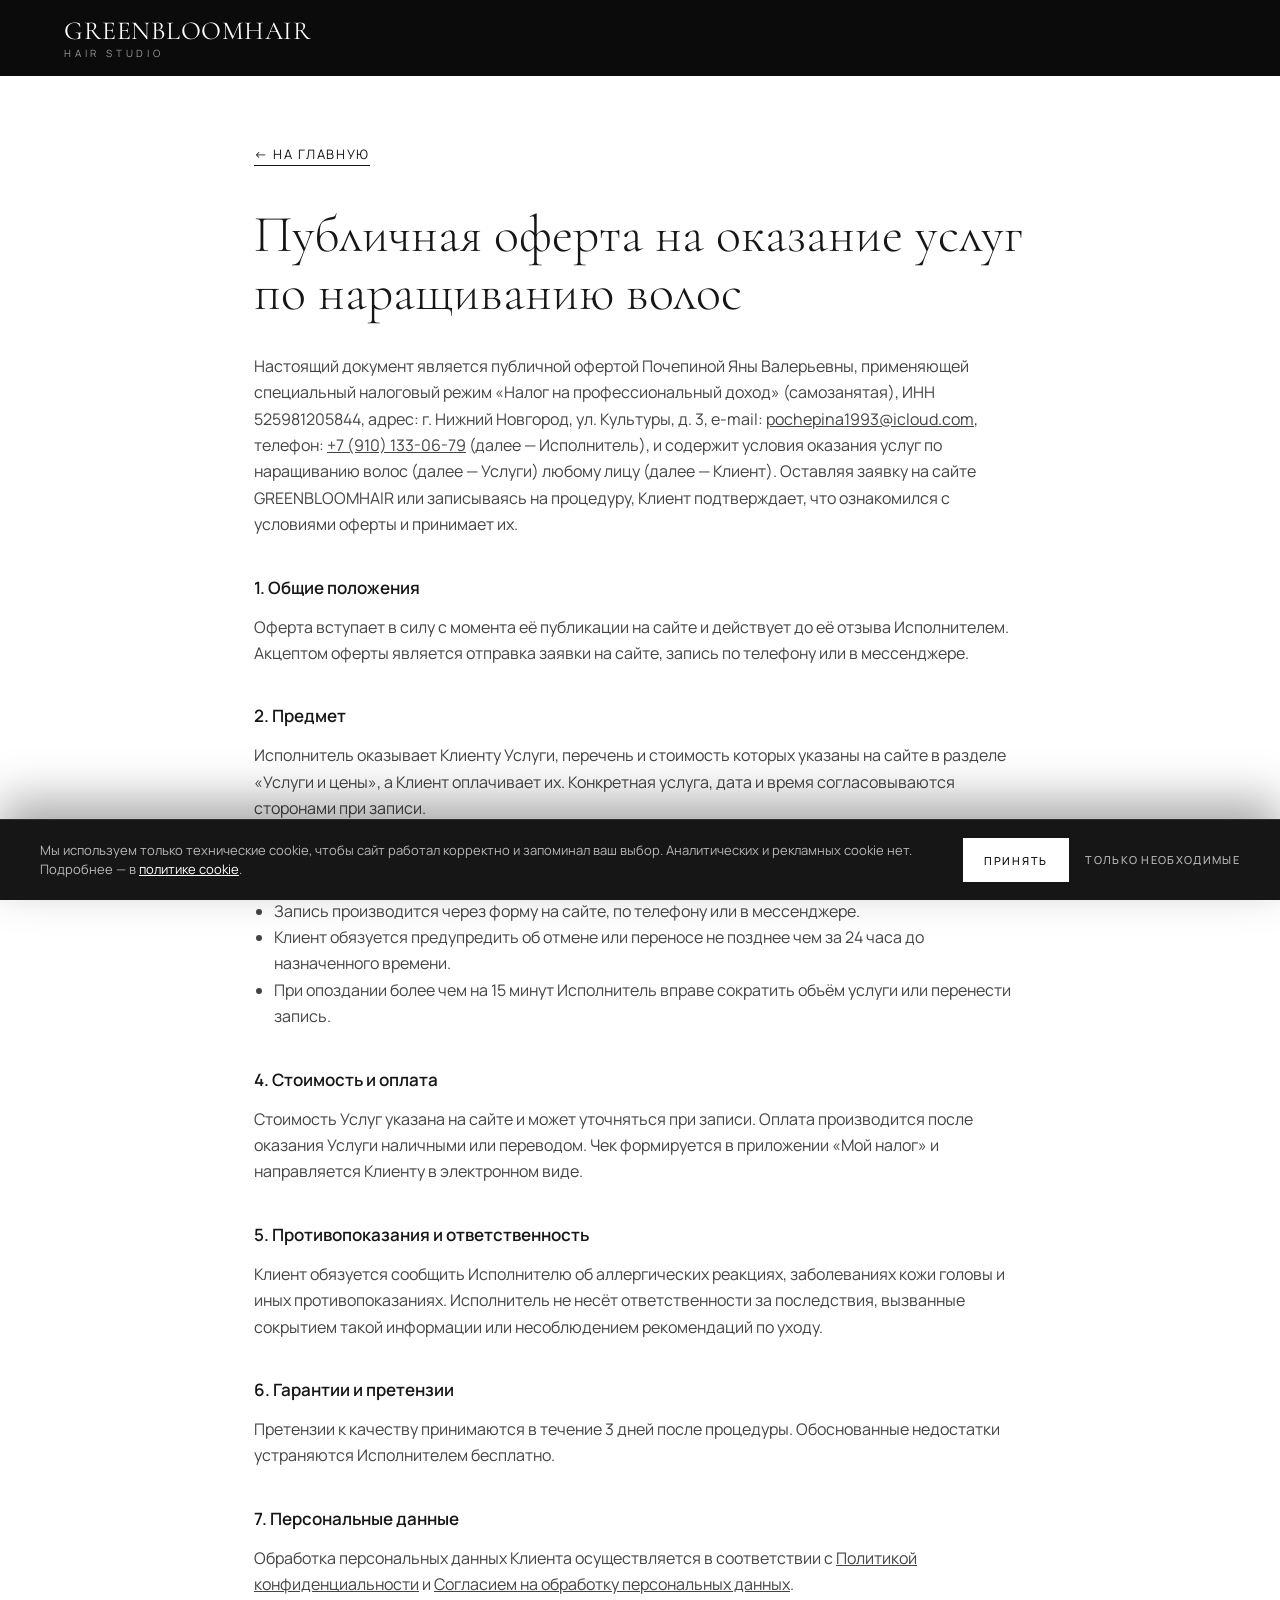
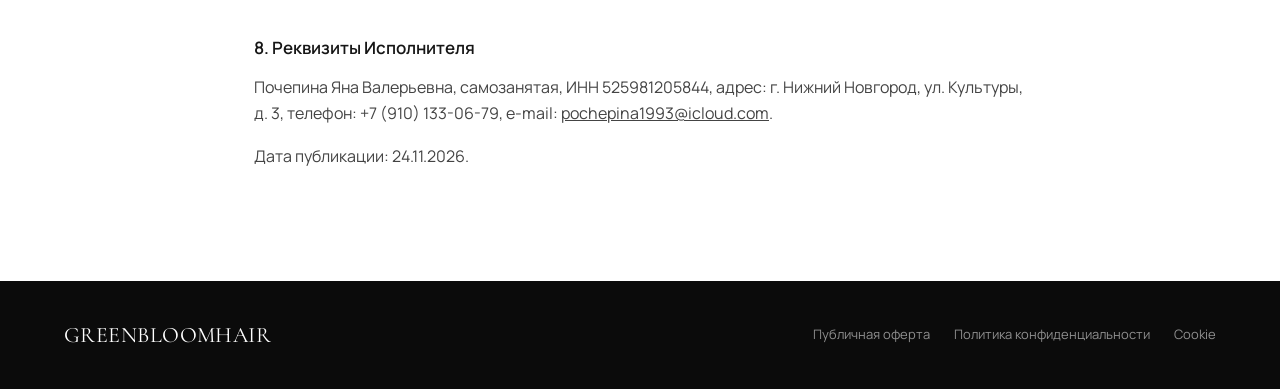
<file: offer.html>
<!DOCTYPE html>
<html lang="ru">
<head>
  <meta charset="UTF-8">
  <meta name="viewport" content="width=device-width, initial-scale=1">
  <title>Публичная оферта — GREENBLOOMHAIR</title>
  <meta name="robots" content="noindex">
  <link rel="icon" href="assets/favicon.svg" type="image/svg+xml">
  <link rel="preconnect" href="https://fonts.googleapis.com">
  <link rel="preconnect" href="https://fonts.gstatic.com" crossorigin>
  <link href="https://fonts.googleapis.com/css2?family=Cormorant+Garamond:wght@300;400&family=Manrope:wght@300;400;600&display=swap" rel="stylesheet">
  <link rel="stylesheet" href="styles.css">
  <style>
    .doc { padding: calc(var(--header-h) + 64px) 0 96px; }
    .doc .container { max-width: 820px; }
    .doc h1 { font-family: var(--serif); font-weight: 300; font-size: clamp(36px, 5vw, 52px); line-height: 1.1; margin-bottom: 32px; }
    .doc h2 { font-size: 17px; font-weight: 600; margin: 36px 0 12px; }
    .doc p, .doc li { color: #444; }
    .doc ul { list-style: disc; padding-left: 20px; margin-bottom: 1em; }
    .doc .back { display: inline-block; margin-bottom: 40px; font-size: 13px; letter-spacing: .12em; text-transform: uppercase; text-decoration: none; border-bottom: 1px solid; }
    .header { background: var(--black); }
  </style>
</head>
<body>
  <header class="header">
    <div class="container header__inner">
      <a href="index.html" class="logo"><span class="logo__name">GREENBLOOMHAIR</span><span class="logo__sub">hair studio</span></a>
    </div>
  </header>

  <main class="doc">
    <div class="container">
      <a href="index.html" class="back">← На главную</a>
      <h1>Публичная оферта на оказание услуг по наращиванию волос</h1>

      <p>Настоящий документ является публичной офертой Почепиной Яны Валерьевны, применяющей специальный налоговый режим «Налог на профессиональный доход» (самозанятая), ИНН 525981205844, адрес: г. Нижний Новгород, ул. Культуры, д. 3, e-mail: <a href="mailto:pochepina1993@icloud.com">pochepina1993@icloud.com</a>, телефон: <a href="tel:+79101330679">+7 (910) 133-06-79</a> (далее — Исполнитель), и содержит условия оказания услуг по наращиванию волос (далее — Услуги) любому лицу (далее — Клиент). Оставляя заявку на сайте GREENBLOOMHAIR или записываясь на процедуру, Клиент подтверждает, что ознакомился с условиями оферты и принимает их.</p>

      <h2>1. Общие положения</h2>
      <p>Оферта вступает в силу с момента её публикации на сайте и действует до её отзыва Исполнителем. Акцептом оферты является отправка заявки на сайте, запись по телефону или в мессенджере.</p>

      <h2>2. Предмет</h2>
      <p>Исполнитель оказывает Клиенту Услуги, перечень и стоимость которых указаны на сайте в разделе «Услуги и цены», а Клиент оплачивает их. Конкретная услуга, дата и время согласовываются сторонами при записи.</p>

      <h2>3. Запись и отмена</h2>
      <ul>
        <li>Запись производится через форму на сайте, по телефону или в мессенджере.</li>
        <li>Клиент обязуется предупредить об отмене или переносе не позднее чем за 24 часа до назначенного времени.</li>
        <li>При опоздании более чем на 15 минут Исполнитель вправе сократить объём услуги или перенести запись.</li>
      </ul>

      <h2>4. Стоимость и оплата</h2>
      <p>Стоимость Услуг указана на сайте и может уточняться при записи. Оплата производится после оказания Услуги наличными или переводом. Чек формируется в приложении «Мой налог» и направляется Клиенту в электронном виде.</p>

      <h2>5. Противопоказания и ответственность</h2>
      <p>Клиент обязуется сообщить Исполнителю об аллергических реакциях, заболеваниях кожи головы и иных противопоказаниях. Исполнитель не несёт ответственности за последствия, вызванные сокрытием такой информации или несоблюдением рекомендаций по уходу.</p>

      <h2>6. Гарантии и претензии</h2>
      <p>Претензии к качеству принимаются в течение 3 дней после процедуры. Обоснованные недостатки устраняются Исполнителем бесплатно.</p>

      <h2>7. Персональные данные</h2>
      <p>Обработка персональных данных Клиента осуществляется в соответствии с <a href="privacy.html">Политикой конфиденциальности</a> и <a href="consent.html">Согласием на обработку персональных данных</a>.</p>

      <h2>8. Реквизиты Исполнителя</h2>
      <p>Почепина Яна Валерьевна, самозанятая, ИНН 525981205844, адрес: г. Нижний Новгород, ул. Культуры, д. 3, телефон: +7 (910) 133-06-79, e-mail: <a href="mailto:pochepina1993@icloud.com">pochepina1993@icloud.com</a>.</p>

      <p>Дата публикации: 24.11.2026.</p>
    </div>
  </main>

  <footer class="footer">
    <div class="container footer__inner">
      <span class="logo__name logo__name--sm">GREENBLOOMHAIR</span>
      <span class="footer__links">
        <a href="offer.html">Публичная оферта</a>
        <a href="privacy.html">Политика конфиденциальности</a>
        <a href="cookies.html">Cookie</a>
      </span>
    </div>
  </footer>

  <script src="cookie.js" defer></script>
</body>
</html>
</file>
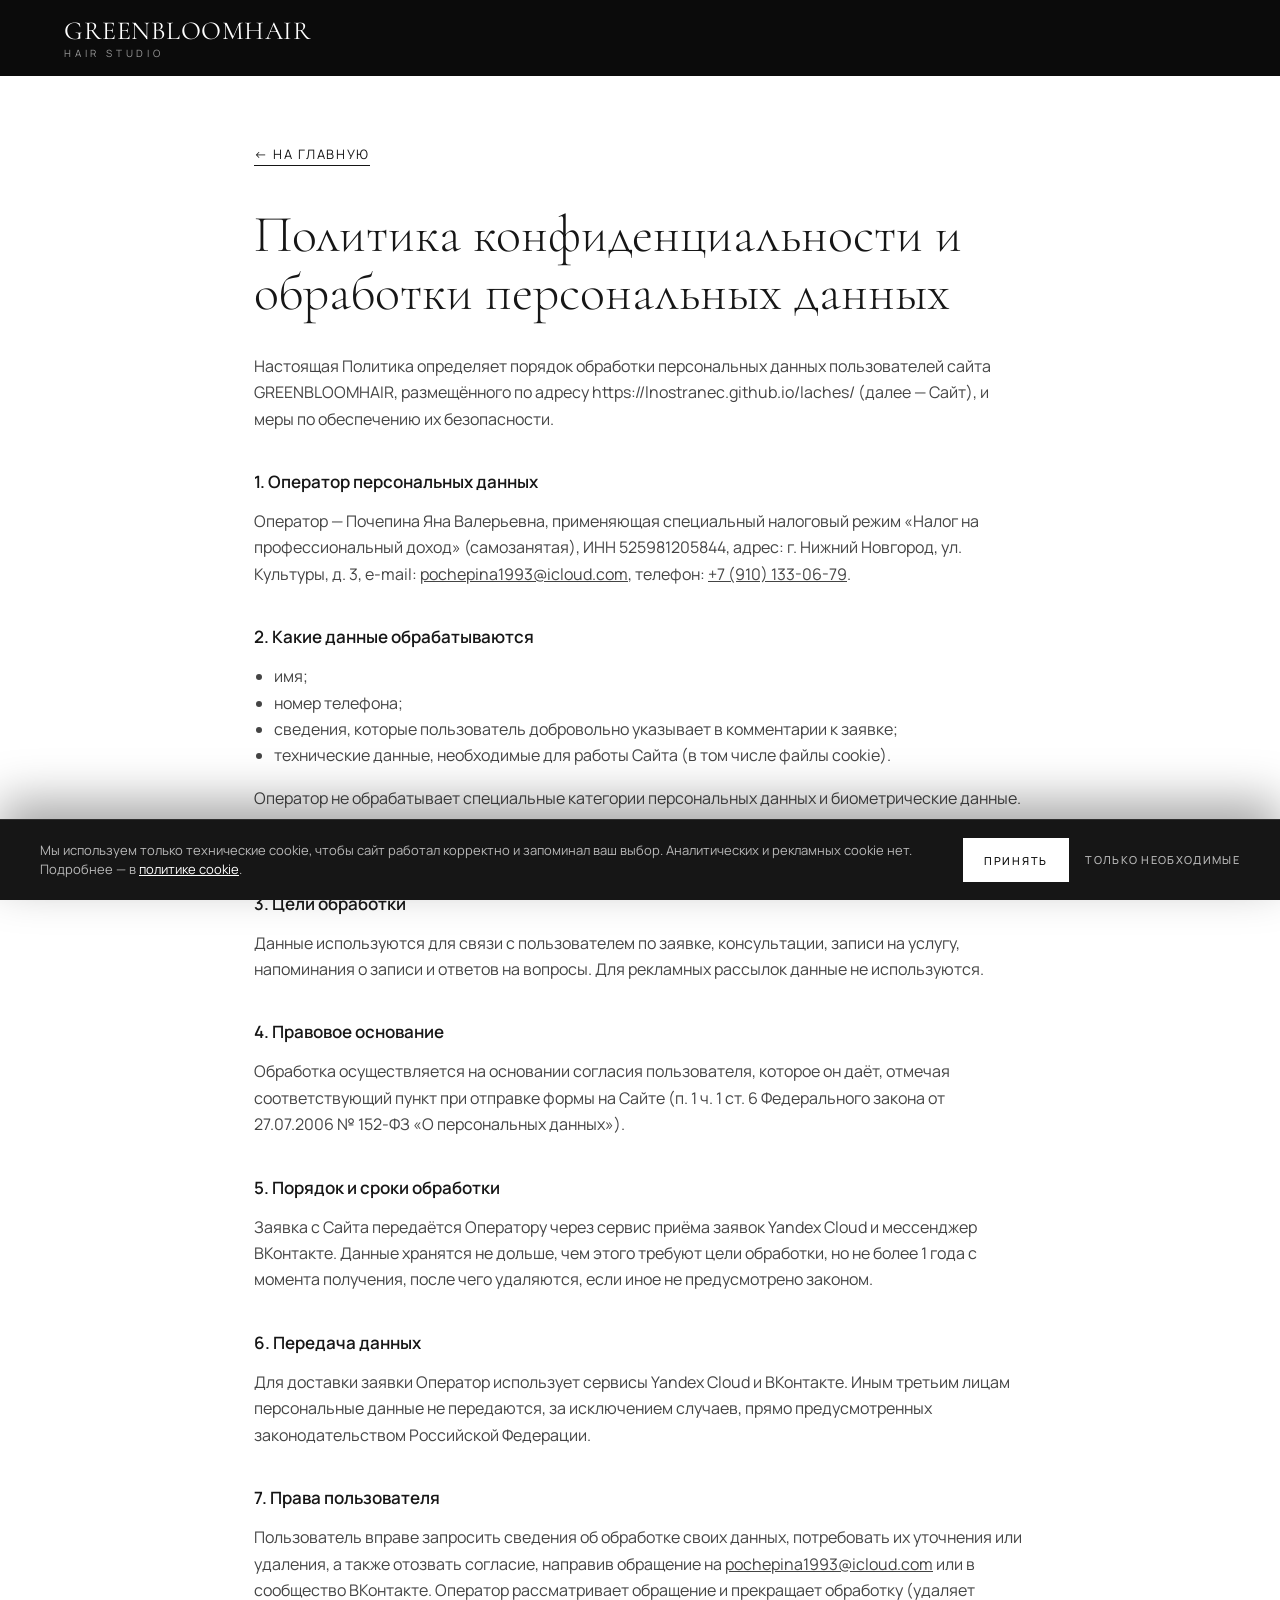
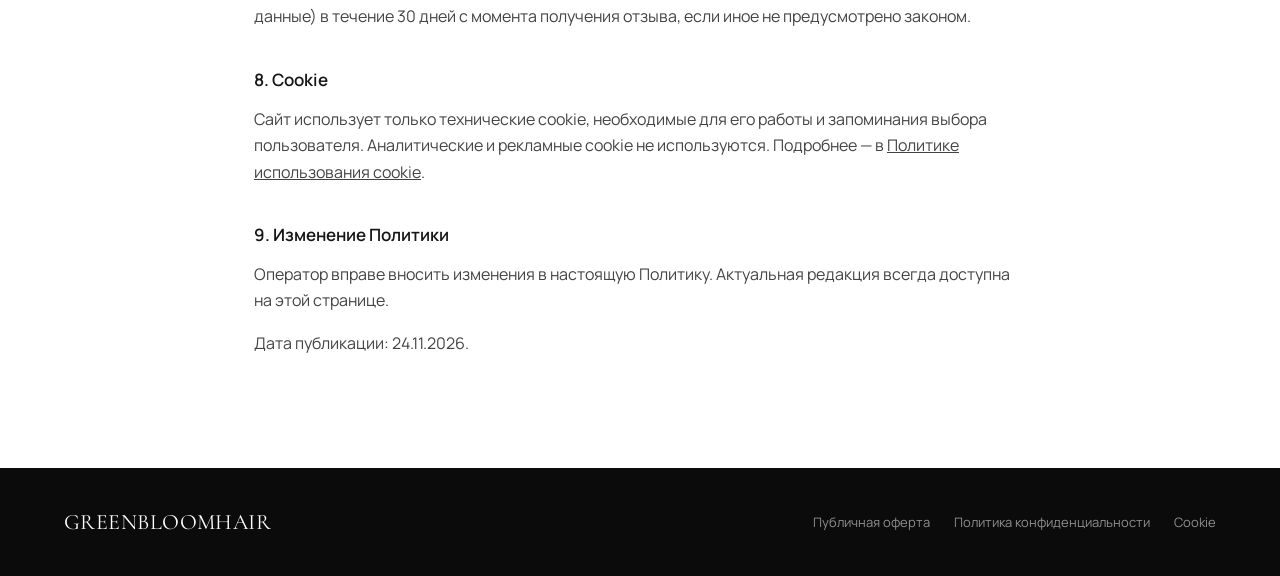
<file: privacy.html>
<!DOCTYPE html>
<html lang="ru">
<head>
  <meta charset="UTF-8">
  <meta name="viewport" content="width=device-width, initial-scale=1">
  <title>Политика конфиденциальности — GREENBLOOMHAIR</title>
  <meta name="robots" content="noindex">
  <link rel="icon" href="assets/favicon.svg" type="image/svg+xml">
  <link rel="preconnect" href="https://fonts.googleapis.com">
  <link rel="preconnect" href="https://fonts.gstatic.com" crossorigin>
  <link href="https://fonts.googleapis.com/css2?family=Cormorant+Garamond:wght@300;400&family=Manrope:wght@300;400;600&display=swap" rel="stylesheet">
  <link rel="stylesheet" href="styles.css">
  <style>
    .doc { padding: calc(var(--header-h) + 64px) 0 96px; }
    .doc .container { max-width: 820px; }
    .doc h1 { font-family: var(--serif); font-weight: 300; font-size: clamp(36px, 5vw, 52px); line-height: 1.1; margin-bottom: 32px; }
    .doc h2 { font-size: 17px; font-weight: 600; margin: 36px 0 12px; }
    .doc p, .doc li { color: #444; }
    .doc ul { list-style: disc; padding-left: 20px; margin-bottom: 1em; }
    .doc .back { display: inline-block; margin-bottom: 40px; font-size: 13px; letter-spacing: .12em; text-transform: uppercase; text-decoration: none; border-bottom: 1px solid; }
    .header { background: var(--black); }
  </style>
</head>
<body>
  <header class="header">
    <div class="container header__inner">
      <a href="index.html" class="logo"><span class="logo__name">GREENBLOOMHAIR</span><span class="logo__sub">hair studio</span></a>
    </div>
  </header>

  <main class="doc">
    <div class="container">
      <a href="index.html" class="back">← На главную</a>
      <h1>Политика конфиденциальности и обработки персональных данных</h1>

      <p>Настоящая Политика определяет порядок обработки персональных данных пользователей сайта GREENBLOOMHAIR, размещённого по адресу https://lnostranec.github.io/laches/ (далее — Сайт), и меры по обеспечению их безопасности.</p>

      <h2>1. Оператор персональных данных</h2>
      <p>Оператор — Почепина Яна Валерьевна, применяющая специальный налоговый режим «Налог на профессиональный доход» (самозанятая), ИНН 525981205844, адрес: г. Нижний Новгород, ул. Культуры, д. 3, e-mail: <a href="mailto:pochepina1993@icloud.com">pochepina1993@icloud.com</a>, телефон: <a href="tel:+79101330679">+7 (910) 133-06-79</a>.</p>

      <h2>2. Какие данные обрабатываются</h2>
      <ul>
        <li>имя;</li>
        <li>номер телефона;</li>
        <li>сведения, которые пользователь добровольно указывает в комментарии к заявке;</li>
        <li>технические данные, необходимые для работы Сайта (в том числе файлы cookie).</li>
      </ul>
      <p>Оператор не обрабатывает специальные категории персональных данных и биометрические данные.</p>
      <p>Фотографии работ публикуются на Сайте без изображения лиц.</p>

      <h2>3. Цели обработки</h2>
      <p>Данные используются для связи с пользователем по заявке, консультации, записи на услугу, напоминания о записи и ответов на вопросы. Для рекламных рассылок данные не используются.</p>

      <h2>4. Правовое основание</h2>
      <p>Обработка осуществляется на основании согласия пользователя, которое он даёт, отмечая соответствующий пункт при отправке формы на Сайте (п. 1 ч. 1 ст. 6 Федерального закона от 27.07.2006 № 152-ФЗ «О персональных данных»).</p>

      <h2>5. Порядок и сроки обработки</h2>
      <p>Заявка с Сайта передаётся Оператору через сервис приёма заявок Yandex Cloud и мессенджер ВКонтакте. Данные хранятся не дольше, чем этого требуют цели обработки, но не более 1 года с момента получения, после чего удаляются, если иное не предусмотрено законом.</p>

      <h2>6. Передача данных</h2>
      <p>Для доставки заявки Оператор использует сервисы Yandex Cloud и ВКонтакте. Иным третьим лицам персональные данные не передаются, за исключением случаев, прямо предусмотренных законодательством Российской Федерации.</p>

      <h2>7. Права пользователя</h2>
      <p>Пользователь вправе запросить сведения об обработке своих данных, потребовать их уточнения или удаления, а также отозвать согласие, направив обращение на <a href="mailto:pochepina1993@icloud.com">pochepina1993@icloud.com</a> или в сообщество ВКонтакте. Оператор рассматривает обращение и прекращает обработку (удаляет данные) в течение 30 дней с момента получения отзыва, если иное не предусмотрено законом.</p>

      <h2>8. Cookie</h2>
      <p>Сайт использует только технические cookie, необходимые для его работы и запоминания выбора пользователя. Аналитические и рекламные cookie не используются. Подробнее — в <a href="cookies.html">Политике использования cookie</a>.</p>

      <h2>9. Изменение Политики</h2>
      <p>Оператор вправе вносить изменения в настоящую Политику. Актуальная редакция всегда доступна на этой странице.</p>

      <p>Дата публикации: 24.11.2026.</p>
    </div>
  </main>

  <footer class="footer">
    <div class="container footer__inner">
      <span class="logo__name logo__name--sm">GREENBLOOMHAIR</span>
      <span class="footer__links">
        <a href="offer.html">Публичная оферта</a>
        <a href="privacy.html">Политика конфиденциальности</a>
        <a href="cookies.html">Cookie</a>
      </span>
    </div>
  </footer>

  <script src="cookie.js" defer></script>
</body>
</html>
</file>
<file: styles.css>
/* =========================================================
   GREENBLOOMHAIR — hair studio
   Минималистичный чёрно-белый стиль
   ========================================================= */

:root {
  --black: #0b0b0b;
  --ink: #161616;
  --graphite: #2a2a2a;
  --grey: #8a8a8a;
  --line: #e4e2de;
  --line-dark: #2e2e2e;
  --soft: #f5f4f1;
  --white: #ffffff;
  --error: #b3261e;

  --serif: "Cormorant Garamond", "Times New Roman", serif;
  --sans: "Manrope", "Helvetica Neue", Arial, sans-serif;

  --container: 1200px;
  --gutter: 24px;
  --header-h: 76px;
  --ease: cubic-bezier(.22, .61, .36, 1);
}

*,
*::before,
*::after { box-sizing: border-box; }

html { scroll-behavior: smooth; scroll-padding-top: var(--header-h); }

body {
  margin: 0;
  background: var(--white);
  color: var(--ink);
  font-family: var(--sans);
  font-size: 16px;
  font-weight: 400;
  line-height: 1.65;
  -webkit-font-smoothing: antialiased;
}

body.no-scroll { overflow: hidden; }

/* У Cormorant по умолчанию «старинные» цифры (1 похожа на ı) — включаем обычные */
.hero__title, .section__title, .stat__num, .price__name, .feature__num,
.step__num, .care__title, .logo__name, .e404, .training__price-value { font-variant-numeric: lining-nums; }

img { max-width: 100%; display: block; }
a { color: inherit; }
h1, h2, h3 { margin: 0; font-weight: 400; }
p { margin: 0 0 1em; }
ul, ol { margin: 0; padding: 0; list-style: none; }

.container {
  width: 100%;
  max-width: var(--container);
  margin: 0 auto;
  padding: 0 var(--gutter);
}

/* ---------- Типографика ---------- */

.eyebrow {
  margin: 0 0 16px;
  font-size: 12px;
  font-weight: 500;
  letter-spacing: .24em;
  text-transform: uppercase;
  color: var(--grey);
}
.eyebrow--light { color: #9a9a9a; }

.section__title {
  font-family: var(--serif);
  font-size: clamp(36px, 5vw, 56px);
  font-weight: 300;
  line-height: 1.05;
  letter-spacing: -.01em;
  margin-bottom: 24px;
}

/* ---------- Кнопки ---------- */

.btn {
  display: inline-flex;
  align-items: center;
  justify-content: center;
  min-height: 52px;
  padding: 0 32px;
  border: 1px solid currentColor;
  font: 500 13px/1 var(--sans);
  letter-spacing: .16em;
  text-transform: uppercase;
  text-decoration: none;
  cursor: pointer;
  background: none;
  transition: background .3s var(--ease), color .3s var(--ease), border-color .3s var(--ease);
}
.btn--light { background: var(--white); color: var(--black); border-color: var(--white); }
.btn--light:hover { background: transparent; color: var(--white); }
.btn--ghost-light { color: var(--white); border-color: rgba(255, 255, 255, .4); }
.btn--ghost-light:hover { border-color: var(--white); background: rgba(255, 255, 255, .06); }
.btn:disabled { opacity: .5; cursor: progress; }

.link-arrow {
  font-size: 13px;
  letter-spacing: .12em;
  text-transform: uppercase;
  text-decoration: none;
  border-bottom: 1px solid currentColor;
  padding-bottom: 4px;
  white-space: nowrap;
}

/* ---------- Плейсхолдеры для фото ---------- */

.placeholder {
  position: relative;
  background:
    repeating-linear-gradient(135deg, transparent 0 14px, rgba(0, 0, 0, .025) 14px 15px),
    var(--soft);
  overflow: hidden;
}
.placeholder::after {
  content: attr(data-label);
  position: absolute;
  left: 16px;
  bottom: 14px;
  font-size: 11px;
  letter-spacing: .2em;
  text-transform: uppercase;
  color: var(--grey);
}
.placeholder--dark {
  background:
    repeating-linear-gradient(135deg, transparent 0 14px, rgba(255, 255, 255, .03) 14px 15px),
    var(--graphite);
}
.placeholder--dark::after { color: #777; }

/* ---------- Фото ---------- */

.photo {
  position: relative;
  margin: 0;
  overflow: hidden;
  background: var(--soft);
}
.photo img {
  width: 100%;
  height: 100%;
  object-fit: cover;
  transition: transform .8s var(--ease);
}
.photo.placeholder--dark { background: var(--graphite); }

/* ---------- Шапка ---------- */

.header {
  position: fixed;
  inset: 0 0 auto;
  z-index: 50;
  height: var(--header-h);
  color: var(--white);
}
/* Фон шапки — в псевдоэлементе: backdrop-filter на самой шапке
   ломает position: fixed у мобильного меню внутри неё */
.header::before {
  content: "";
  position: absolute;
  inset: 0;
  z-index: -1;
  background: rgba(11, 11, 11, .92);
  backdrop-filter: blur(10px);
  border-bottom: 1px solid var(--line-dark);
  opacity: 0;
  transition: opacity .3s var(--ease);
}
.header.is-scrolled::before { opacity: 1; }
.header__inner {
  height: 100%;
  display: flex;
  align-items: center;
  justify-content: space-between;
  gap: 24px;
}

.logo { display: flex; flex-direction: column; text-decoration: none; line-height: 1; }
.logo__name { font-family: var(--serif); font-size: 26px; font-weight: 400; letter-spacing: .02em; }
.logo__name--sm { font-size: 22px; }
.logo__sub { margin-top: 4px; font-size: 10px; letter-spacing: .38em; text-transform: uppercase; color: #9a9a9a; }

.nav { display: flex; align-items: center; gap: 32px; }
.nav__link {
  position: relative;
  font-size: 13px;
  letter-spacing: .08em;
  text-decoration: none;
  color: rgba(255, 255, 255, .8);
  transition: color .2s;
}
.nav__link::after {
  content: "";
  position: absolute;
  left: 0; right: 0; bottom: -6px;
  height: 1px;
  background: currentColor;
  transform: scaleX(0);
  transform-origin: left;
  transition: transform .3s var(--ease);
}
.nav__link:hover { color: var(--white); }
.nav__link:hover::after { transform: scaleX(1); }
.nav__cta { min-height: 42px; padding: 0 22px; }

.burger {
  display: none;
  width: 44px; height: 44px;
  padding: 0;
  border: 0;
  background: none;
  cursor: pointer;
  position: relative;
}
.burger span {
  position: absolute;
  left: 10px; right: 10px;
  height: 1px;
  background: var(--white);
  transition: transform .3s var(--ease), top .3s var(--ease);
}
.burger span:first-child { top: 18px; }
.burger span:last-child { top: 26px; }
.burger[aria-expanded="true"] span:first-child { top: 22px; transform: rotate(45deg); }
.burger[aria-expanded="true"] span:last-child { top: 22px; transform: rotate(-45deg); }

/* ---------- Hero ---------- */

.hero {
  background: var(--black);
  color: var(--white);
  padding: calc(var(--header-h) + 64px) 0 0;
  overflow: hidden;
}
.hero__inner {
  display: grid;
  grid-template-columns: 1.1fr 1fr;
  gap: 64px;
  align-items: center;
  min-height: calc(88vh - var(--header-h));
}
.hero__title {
  font-family: var(--serif);
  font-size: clamp(48px, 7.4vw, 104px);
  font-weight: 300;
  line-height: .98;
  letter-spacing: -.02em;
  margin-bottom: 32px;
}
.hero__title em { font-style: italic; color: #bdbdbd; }
.hero__lead { max-width: 460px; color: #b5b5b5; font-size: 17px; margin-bottom: 40px; }
.hero__actions { display: flex; flex-wrap: wrap; gap: 16px; }

/* Блок по размеру фото */
.hero__visual {
  position: relative;
  align-self: center;
  justify-self: end;
  width: 100%;
  max-width: 512px;
}
.hero__photo {
  width: 100%;
  aspect-ratio: 4 / 5;
}


.hero__stats {
  display: grid;
  grid-template-columns: repeat(3, 1fr);
  border-top: 1px solid var(--line-dark);
  margin-top: 80px;
}
.stat { padding: 32px 0; display: flex; align-items: baseline; gap: 14px; }
.stat + .stat { padding-left: 32px; border-left: 1px solid var(--line-dark); }
.stat__num { font-family: var(--serif); font-size: 44px; font-weight: 300; line-height: 1; }
.stat__label { font-size: 13px; color: #8f8f8f; letter-spacing: .04em; }

/* ---------- Секции ---------- */

.section { padding: 128px 0; }
.section--dark { background: var(--black); color: var(--white); }
.section--soft { background: var(--soft); }
.section__head { margin-bottom: 64px; max-width: 640px; }
.section__head--row {
  max-width: none;
  display: flex;
  align-items: flex-end;
  justify-content: space-between;
  gap: 24px;
}
.section__head .section__title { margin-bottom: 0; }

/* ---------- Обо мне ---------- */

.about {
  display: grid;
  grid-template-columns: 1fr 1.1fr;
  gap: 96px;
  align-items: center;
}
.about__photo { aspect-ratio: 3 / 4; }
.about__text > p { color: #4a4a4a; max-width: 540px; }

.features { margin-top: 48px; border-top: 1px solid var(--line); }
.feature {
  display: flex;
  gap: 24px;
  padding: 22px 0;
  border-bottom: 1px solid var(--line);
}
.feature__num { font-family: var(--serif); font-size: 18px; color: var(--grey); min-width: 28px; }
.feature__title { font-size: 15px; font-weight: 600; margin-bottom: 2px; }
.feature p { margin: 0; color: var(--grey); font-size: 14px; }

/* ---------- Прайс ---------- */

.price-list { border-top: 1px solid var(--line-dark); }
.price {
  display: grid;
  grid-template-columns: 1fr 120px 160px;
  align-items: center;
  gap: 24px;
  padding: 30px 0;
  border-bottom: 1px solid var(--line-dark);
}
.price__name { font-family: var(--serif); font-size: 30px; font-weight: 400; line-height: 1.2; }
.price__desc { margin: 6px 0 0; color: #8f8f8f; font-size: 14px; }
.price__time { color: #8f8f8f; font-size: 13px; letter-spacing: .06em; }
.price__cost { text-align: right; font-size: 20px; font-weight: 300; white-space: nowrap; }
.note { margin-top: 24px; font-size: 13px; color: #6f6f6f; }

/* ---------- Галерея ---------- */

.works__toggle {
  display: inline-flex;
  align-items: baseline;
  gap: 18px;
  padding: 0;
  border: 0;
  background: none;
  color: inherit;
  font: inherit;
  letter-spacing: inherit;
  text-align: left;
  cursor: pointer;
}
.works__toggle::after {
  content: "+";
  font-family: var(--sans);
  font-size: 22px;
  font-weight: 300;
  line-height: 1;
  color: var(--grey);
  transform: translateY(-2px);
}
.works__toggle[aria-expanded="true"]::after { content: "−"; }
.works__toggle:hover { opacity: .72; }
.works__toggle:focus-visible { outline: 1px solid var(--ink); outline-offset: 6px; }

.gallery {
  display: grid;
  grid-template-columns: repeat(4, 1fr);
  grid-auto-rows: 280px;
  gap: 16px;
}
.gallery[hidden] { display: none; }
/* 7 работ: высокое фото занимает 2 ряда, шесть квадратных заполняют остальное */
.gallery__item--tall { grid-row: span 2; }
.gallery__item:hover img { transform: scale(1.04); }

/* ---------- Обучение ---------- */

#training .section__head { max-width: 860px; }

.training {
  display: grid;
  grid-template-columns: 1fr 1fr;
  gap: 48px 64px;
}
.training__lead {
  margin-bottom: 20px;
  font-family: var(--serif);
  font-size: 25px;
  font-weight: 300;
  line-height: 1.35;
  color: var(--white);
}
.training__intro p { max-width: 480px; color: #b8b8b8; }
.training__subtitle {
  margin: 0 0 20px;
  font-family: var(--serif);
  font-size: 30px;
  font-weight: 300;
  line-height: 1.15;
}
.training__list { display: grid; gap: 10px; color: #b8b8b8; }
.training__list li { position: relative; padding-left: 22px; }
.training__list li::before {
  content: "";
  position: absolute;
  left: 0;
  top: .8em;
  width: 10px;
  height: 1px;
  background: var(--grey);
}
.training__note {
  grid-column: 1 / -1;
  margin: 0;
  max-width: 820px;
  color: #b8b8b8;
}
.training__formats { grid-column: 1 / -1; margin-top: 16px; }
.training__prices {
  display: grid;
  grid-template-columns: repeat(3, 1fr);
  border: 1px solid var(--line-dark);
}
.training__price {
  display: flex;
  flex-direction: column;
  gap: 10px;
  padding: 28px 24px;
  border-right: 1px solid var(--line-dark);
}
.training__price:last-child { border-right: 0; }
.training__price-title { font-size: 15px; color: #b8b8b8; }
.training__price-value {
  font-family: var(--serif);
  font-size: 42px;
  font-weight: 300;
  line-height: 1;
}
.training__price-note { font-size: 12px; line-height: 1.5; color: var(--grey); }
.training__note--studio { margin-top: 8px; }
.training__cta { grid-column: 1 / -1; justify-self: start; margin-top: 8px; }

/* ---------- Шаги и уход ---------- */

.steps {
  display: grid;
  grid-template-columns: repeat(4, 1fr);
  gap: 1px;
  background: var(--line);
  border: 1px solid var(--line);
}
.step { background: var(--soft); padding: 40px 32px; }
.step__num { display: block; font-family: var(--serif); font-size: 40px; font-weight: 300; margin-bottom: 24px; }
.step__title { font-size: 15px; font-weight: 600; letter-spacing: .04em; margin-bottom: 8px; }
.step p { margin: 0; color: #5c5c5c; font-size: 14px; }

.care {
  margin-top: 64px;
  display: grid;
  grid-template-columns: 1fr 2fr;
  gap: 48px;
  padding: 56px;
  background: var(--white);
}
.care__title { font-family: var(--serif); font-size: 34px; font-weight: 300; line-height: 1.1; }
.care__list {
  display: grid;
  grid-template-columns: 1fr 1fr;
  gap: 16px 40px;
}
.care__list li {
  position: relative;
  padding-left: 28px;
  font-size: 15px;
  color: #3e3e3e;
}
.care__list li::before {
  content: "";
  position: absolute;
  left: 0; top: .8em;
  width: 14px; height: 1px;
  background: var(--ink);
}

/* ---------- FAQ ---------- */

.faq { display: grid; grid-template-columns: 1fr 1.6fr; gap: 96px; }
.faq__list { border-top: 1px solid var(--line); }
.faq__item { border-bottom: 1px solid var(--line); }
.faq__item summary {
  position: relative;
  padding: 26px 48px 26px 0;
  font-size: 18px;
  cursor: pointer;
  list-style: none;
}
.faq__item summary::-webkit-details-marker { display: none; }
.faq__item summary::before,
.faq__item summary::after {
  content: "";
  position: absolute;
  right: 6px; top: 50%;
  width: 16px; height: 1px;
  background: var(--ink);
}
/* Плюс превращается в минус мгновенно — без анимации */
.faq__item summary::after { transform: rotate(90deg); }
.faq__item[open] summary::after { transform: rotate(0); }
/* Пока ответ сворачивается, details ещё open — возвращаем плюс сразу */
.faq__item.is-closing summary::after { transform: rotate(90deg); }
/* Обёртка ответа: высоту анимирует script.js, overflow нужен для плавного раскрытия */
.faq__body { overflow: hidden; }
.faq__item p { margin: 0; padding: 0 48px 26px 0; color: #5c5c5c; }

/* ---------- Форма записи ---------- */

.booking { display: grid; grid-template-columns: 1fr 1fr; gap: 96px; align-items: start; }
.booking__text > p { color: #a8a8a8; max-width: 420px; }
.booking__alt a { color: var(--white); }

.form { display: grid; gap: 28px; }
.field { display: grid; gap: 8px; }
.field__label { font-size: 11px; letter-spacing: .22em; text-transform: uppercase; color: #8f8f8f; }
.field__input {
  width: 100%;
  padding: 12px 0;
  border: 0;
  border-bottom: 1px solid #444;
  border-radius: 0;
  background: transparent;
  color: var(--white);
  font: 300 18px/1.4 var(--sans);
  outline: none;
  transition: border-color .25s;
}
.field__input::placeholder { color: #5a5a5a; }
.field__input:focus { border-bottom-color: var(--white); }
.field__input--area { resize: vertical; min-height: 90px; }
.field__error { display: none; font-size: 13px; color: #ff8a80; }
.field.is-invalid .field__input { border-bottom-color: #ff8a80; }
.field.is-invalid .field__error { display: block; }

.hp { position: absolute; left: -9999px; width: 1px; height: 1px; opacity: 0; }

.check { display: flex; gap: 12px; align-items: flex-start; font-size: 13px; color: #9a9a9a; }
.check input {
  appearance: none;
  flex: none;
  width: 18px; height: 18px;
  margin: 1px 0 0;
  border: 1px solid #666;
  cursor: pointer;
  display: grid;
  place-items: center;
}
.check input:checked { background: var(--white); border-color: var(--white); }
.check input:checked::after {
  content: "";
  width: 8px; height: 4px;
  border: solid var(--black);
  border-width: 0 0 1.5px 1.5px;
  transform: translateY(-1px) rotate(-45deg);
}
.check.is-invalid input { border-color: #ff8a80; }
.check a { color: var(--white); }

.form__submit { justify-self: start; min-width: 240px; }
.form__status { margin: 0; min-height: 1.6em; font-size: 14px; }
.form__status.is-success { color: #c8e6c9; }
.form__status.is-error { color: #ff8a80; }

.btn--dark { background: var(--black); color: var(--white); border-color: var(--black); }
.btn--dark:hover { background: transparent; color: var(--black); }

.form__legal { margin: 0; font-size: 12px; line-height: 1.55; color: #8f8f8f; }
.form__legal a { color: inherit; }

/* Светлый вариант формы (во всплывающем окне) */
.form--light { gap: 22px; }
.form--light .field__label { color: var(--grey); }
.form--light .field__input { color: var(--ink); border-bottom-color: #cfcdc8; }
.form--light .field__input::placeholder { color: #b5b3ae; }
.form--light .field__input:focus { border-bottom-color: var(--ink); }
.form--light .field__error { color: var(--error); }
.form--light .field.is-invalid .field__input { border-bottom-color: var(--error); }
.form--light .check { color: #5c5c5c; }
.form--light .check input { border-color: #9a9a9a; }
.form--light .check a { color: var(--ink); }
.form--light .check input:checked { background: var(--black); border-color: var(--black); }
.form--light .check input:checked::after { border-color: var(--white); }
.form--light .check.is-invalid input { border-color: var(--error); }
.form--light .form__status.is-success { color: #2e7d32; }
.form--light .form__status.is-error { color: var(--error); }
.form--light .form__status:empty { display: none; }
.form--light .form__submit { width: 100%; }

/* ---------- Всплывающее окно ---------- */

.modal {
  width: min(520px, calc(100% - 32px));
  max-width: none;
  max-height: calc(100dvh - 32px);
  margin: auto;
  padding: 0;
  border: 0;
  background: var(--white);
  color: var(--ink);
  overflow: auto;
  overscroll-behavior: contain;
}
.modal::backdrop { background: rgba(0, 0, 0, .72); backdrop-filter: blur(3px); }
.modal[open] { animation: modal-in .45s var(--ease); }
.modal[open]::backdrop { animation: fade-in .3s ease; }

@keyframes modal-in { from { opacity: 0; transform: translateY(48px); } }
@keyframes fade-in { from { opacity: 0; } }

.modal__box { position: relative; padding: 52px 48px 40px; }
.modal__title {
  font-family: var(--serif);
  font-size: 40px;
  font-weight: 300;
  line-height: 1.1;
  margin-bottom: 10px;
}
.modal__lead { color: #5c5c5c; font-size: 15px; margin-bottom: 28px; }

.modal__close {
  position: absolute;
  top: 14px; right: 14px;
  width: 40px; height: 40px;
  border: 0;
  background: none;
  cursor: pointer;
}
.modal__close::before,
.modal__close::after {
  content: "";
  position: absolute;
  left: 11px; right: 11px; top: 50%;
  height: 1px;
  background: var(--ink);
  transform: rotate(45deg);
  transition: transform .3s var(--ease);
}
.modal__close::after { transform: rotate(-45deg); }
.modal__close:hover::before { transform: rotate(135deg); }
.modal__close:hover::after { transform: rotate(45deg); }

.modal__done { display: none; text-align: center; padding: 24px 0 8px; }
.modal.is-done .modal__content { display: none; }
.modal.is-done .modal__done { display: block; }

/* ---------- Просмотр фото ---------- */

.gallery__item { cursor: zoom-in; }
.gallery__item:focus-visible { outline: 2px solid var(--ink); outline-offset: 4px; }

.lightbox {
  width: 100%;
  max-width: none;
  height: 100%;
  max-height: none;
  margin: 0;
  padding: 24px;
  border: 0;
  background: rgba(8, 8, 8, .96);
  color: var(--white);
  overflow: hidden;
}
.lightbox[open] { display: grid; place-items: center; }
.lightbox::backdrop { background: rgba(0, 0, 0, .9); backdrop-filter: blur(4px); }
.lightbox__img {
  display: block;
  width: auto;
  height: auto;
  max-width: 92vw;
  max-height: 86dvh;
  object-fit: contain;
}
.lightbox__close {
  position: fixed;
  top: 18px; right: 18px;
  z-index: 1;
  width: 48px; height: 48px;
  padding: 0;
  border: 0;
  background: none;
  cursor: pointer;
}
.lightbox__close::before,
.lightbox__close::after {
  content: "";
  position: absolute;
  left: 12px; right: 12px; top: 50%;
  height: 1px;
  background: var(--white);
  transform: rotate(45deg);
  transition: transform .3s var(--ease);
}
.lightbox__close::after { transform: rotate(-45deg); }
.lightbox__close:hover::before { transform: rotate(135deg); }
.lightbox__close:hover::after { transform: rotate(45deg); }
.lightbox__close:focus-visible {
  outline: 1px solid rgba(255, 255, 255, .65);
  outline-offset: 4px;
}

/* ---------- Контакты ---------- */

.contacts { display: grid; grid-template-columns: 1fr 1.6fr; gap: 96px; }
.contacts__list { margin: 0; display: grid; grid-template-columns: 1fr 1fr; border-top: 1px solid var(--line); }
.contacts__item { padding: 28px 0; border-bottom: 1px solid var(--line); }
.contacts__item:nth-child(odd) { padding-right: 24px; }
.contacts__item dt { font-size: 11px; letter-spacing: .22em; text-transform: uppercase; color: var(--grey); margin-bottom: 10px; }
.contacts__item dd { margin: 0; font-size: 18px; }
.contacts__item small { font-size: 13px; color: var(--grey); }
.contacts__item a { text-decoration: none; border-bottom: 1px solid var(--line); transition: border-color .2s; }
.contacts__item a:hover { border-bottom-color: var(--ink); }
.socials { display: flex; gap: 24px; flex-wrap: wrap; }

/* ---------- Подвал ---------- */

.footer { background: var(--black); color: #8f8f8f; font-size: 13px; padding: 36px 0; }
.footer__inner { display: flex; align-items: center; justify-content: space-between; gap: 16px; flex-wrap: wrap; }
.footer .logo__name { color: var(--white); }
.footer a { text-decoration: none; }
.footer__links { display: flex; gap: 24px; flex-wrap: wrap; justify-content: center; }
.footer a:hover { color: var(--white); }

/* ---------- Уведомление о cookie ---------- */

.cookie {
  position: fixed;
  left: 0;
  right: 0;
  bottom: 0;
  z-index: 60;
  width: 100%;
  display: flex;
  align-items: center;
  gap: 32px;
  padding: 18px max(24px, calc((100vw - 1200px) / 2));
  background: var(--ink);
  color: var(--white);
  border-top: 1px solid var(--line-dark);
  box-shadow: 0 -18px 48px rgba(0, 0, 0, .35);
}
.cookie p { flex: 1; margin: 0; font-size: 13px; line-height: 1.5; color: #b8b8b8; }
.cookie a { color: var(--white); }
.cookie__actions { display: flex; align-items: center; gap: 16px; flex-shrink: 0; }
.cookie .btn { min-height: 44px; padding: 0 20px; font-size: 11px; }
.cookie__essential {
  padding: 8px 0;
  border: 0;
  background: none;
  color: #b8b8b8;
  font: 500 11px/1.2 var(--sans);
  letter-spacing: .12em;
  text-transform: uppercase;
  white-space: nowrap;
  cursor: pointer;
}
.cookie__essential:hover { color: var(--white); }

/* ---------- Появление при скролле ---------- */

.reveal { opacity: 0; transform: translateY(24px); transition: opacity .8s var(--ease), transform .8s var(--ease); }
.reveal.is-visible { opacity: 1; transform: none; }

@media (prefers-reduced-motion: reduce) {
  html { scroll-behavior: auto; }
  .reveal { opacity: 1; transform: none; transition: none; }
}

/* ---------- Адаптив ---------- */

@media (max-width: 1080px) {
  .nav { gap: 22px; }
  .about, .faq, .booking, .contacts { gap: 56px; }
  .steps { grid-template-columns: repeat(2, 1fr); }
  .care { grid-template-columns: 1fr; gap: 24px; padding: 40px; }
}

/* Бургер включается раньше остальной мобильной сетки: на 901–960px меню не помещается в строку */
@media (max-width: 960px) {
  :root { --header-h: 64px; }

  .burger { display: block; z-index: 2; }
  .nav {
    position: fixed;
    inset: 0;
    flex-direction: column;
    justify-content: center;
    gap: 28px;
    background: var(--black);
    opacity: 0;
    visibility: hidden;
    transition: opacity .3s var(--ease), visibility .3s;
  }
  .nav.is-open { opacity: 1; visibility: visible; }
  .nav__link { font-family: var(--serif); font-size: 32px; letter-spacing: 0; color: var(--white); }
  .nav__cta { margin-top: 16px; }
}

@media (max-width: 900px) {
  .hero { padding-top: calc(var(--header-h) + 40px); }
  .hero__inner { grid-template-columns: 1fr; gap: 48px; min-height: 0; }
  .hero__visual { max-width: none; justify-self: stretch; }
  .hero__photo { aspect-ratio: 4 / 3; }

  .section { padding: 88px 0; }
  .section__head { margin-bottom: 44px; }

  .about, .faq, .booking, .contacts { grid-template-columns: 1fr; gap: 40px; }
  .about__photo { aspect-ratio: 4 / 3; }

  .gallery { grid-template-columns: repeat(2, 1fr); grid-auto-rows: 220px; }

  .training { grid-template-columns: 1fr; gap: 40px; }
  .training__intro p { max-width: none; }
}

@media (max-width: 600px) {
  :root { --gutter: 24px; }

  /* На телефоне контент выравниваем по центру */
  .hero__text,
  .section__head,
  .about__text,
  .faq__head,
  .booking__text,
  .contacts > div:first-child { text-align: center; }
  .hero__lead,
  .about__text > p,
  .booking__text > p { margin-left: auto; margin-right: auto; }

  .hero__title { margin-bottom: 24px; }
  .hero .eyebrow { font-size: 11px; letter-spacing: .16em; }
  .hero__actions { flex-direction: column; align-items: stretch; gap: 12px; }

  .hero__stats { grid-template-columns: 1fr; margin-top: 56px; }
  .stat { padding: 22px 0; flex-direction: column; align-items: center; gap: 6px; }
  .stat + .stat { padding-left: 0; border-left: 0; border-top: 1px solid var(--line-dark); }

  .section { padding: 72px 0; }
  .section__head--row { flex-direction: column; align-items: center; }

  .feature { flex-direction: column; align-items: center; gap: 6px; text-align: center; }
  .feature__num { min-width: 0; }

  .price {
    display: flex;
    flex-wrap: wrap;
    justify-content: center;
    align-items: baseline;
    gap: 6px 14px;
    padding: 26px 0;
    text-align: center;
  }
  .price__main { flex-basis: 100%; margin-bottom: 6px; }
  .price__name { font-size: 26px; }
  .price__cost { font-size: 18px; text-align: center; }
  .note { text-align: center; }

  .gallery { grid-template-columns: 1fr 1fr; grid-auto-rows: 160px; gap: 8px; }

  .training__intro,
  .training__program,
  .training__note,
  .training__formats { text-align: center; }
  .training__intro p,
  .training__note { margin-left: auto; margin-right: auto; }
  .training__list { max-width: 360px; margin: 0 auto; text-align: left; }
  .training__prices { grid-template-columns: 1fr; }
  .training__price { border-right: 0; border-bottom: 1px solid var(--line-dark); }
  .training__price:last-child { border-bottom: 0; }
  .training__price-value { font-size: 34px; }
  .training__cta { width: 100%; }

  .steps { grid-template-columns: 1fr; }
  .step { padding: 32px 24px; text-align: center; }
  .step__num { font-size: 34px; margin-bottom: 12px; }
  .care { padding: 32px 24px; }
  .care__title { text-align: center; }
  .care__list { grid-template-columns: 1fr; }

  .faq__item summary { font-size: 17px; }

  .contacts__list { grid-template-columns: 1fr; text-align: center; }
  .contacts__item:nth-child(odd) { padding-right: 0; }
  .socials { justify-content: center; }

  .form__submit { width: 100%; justify-self: stretch; }
  .form__status { text-align: center; }
  .footer__inner { flex-direction: column; text-align: center; }

  .cookie {
    left: 12px;
    right: 12px;
    bottom: 12px;
    width: auto;
    transform: none;
    flex-direction: column;
    align-items: stretch;
    gap: 14px;
    padding: 18px;
  }
  .cookie__actions { justify-content: space-between; }
  body.cookie-open { padding-bottom: 210px; }

  /* Окно записи — шторкой снизу */
  .modal {
    width: 100%;
    max-height: 92dvh;
    margin: auto 0 0;
  }
  .modal__box { padding: 44px 24px 28px; }
  .modal__content { text-align: center; }
  .modal .form { text-align: left; }
  .modal__title { font-size: 34px; }
}
</file>
